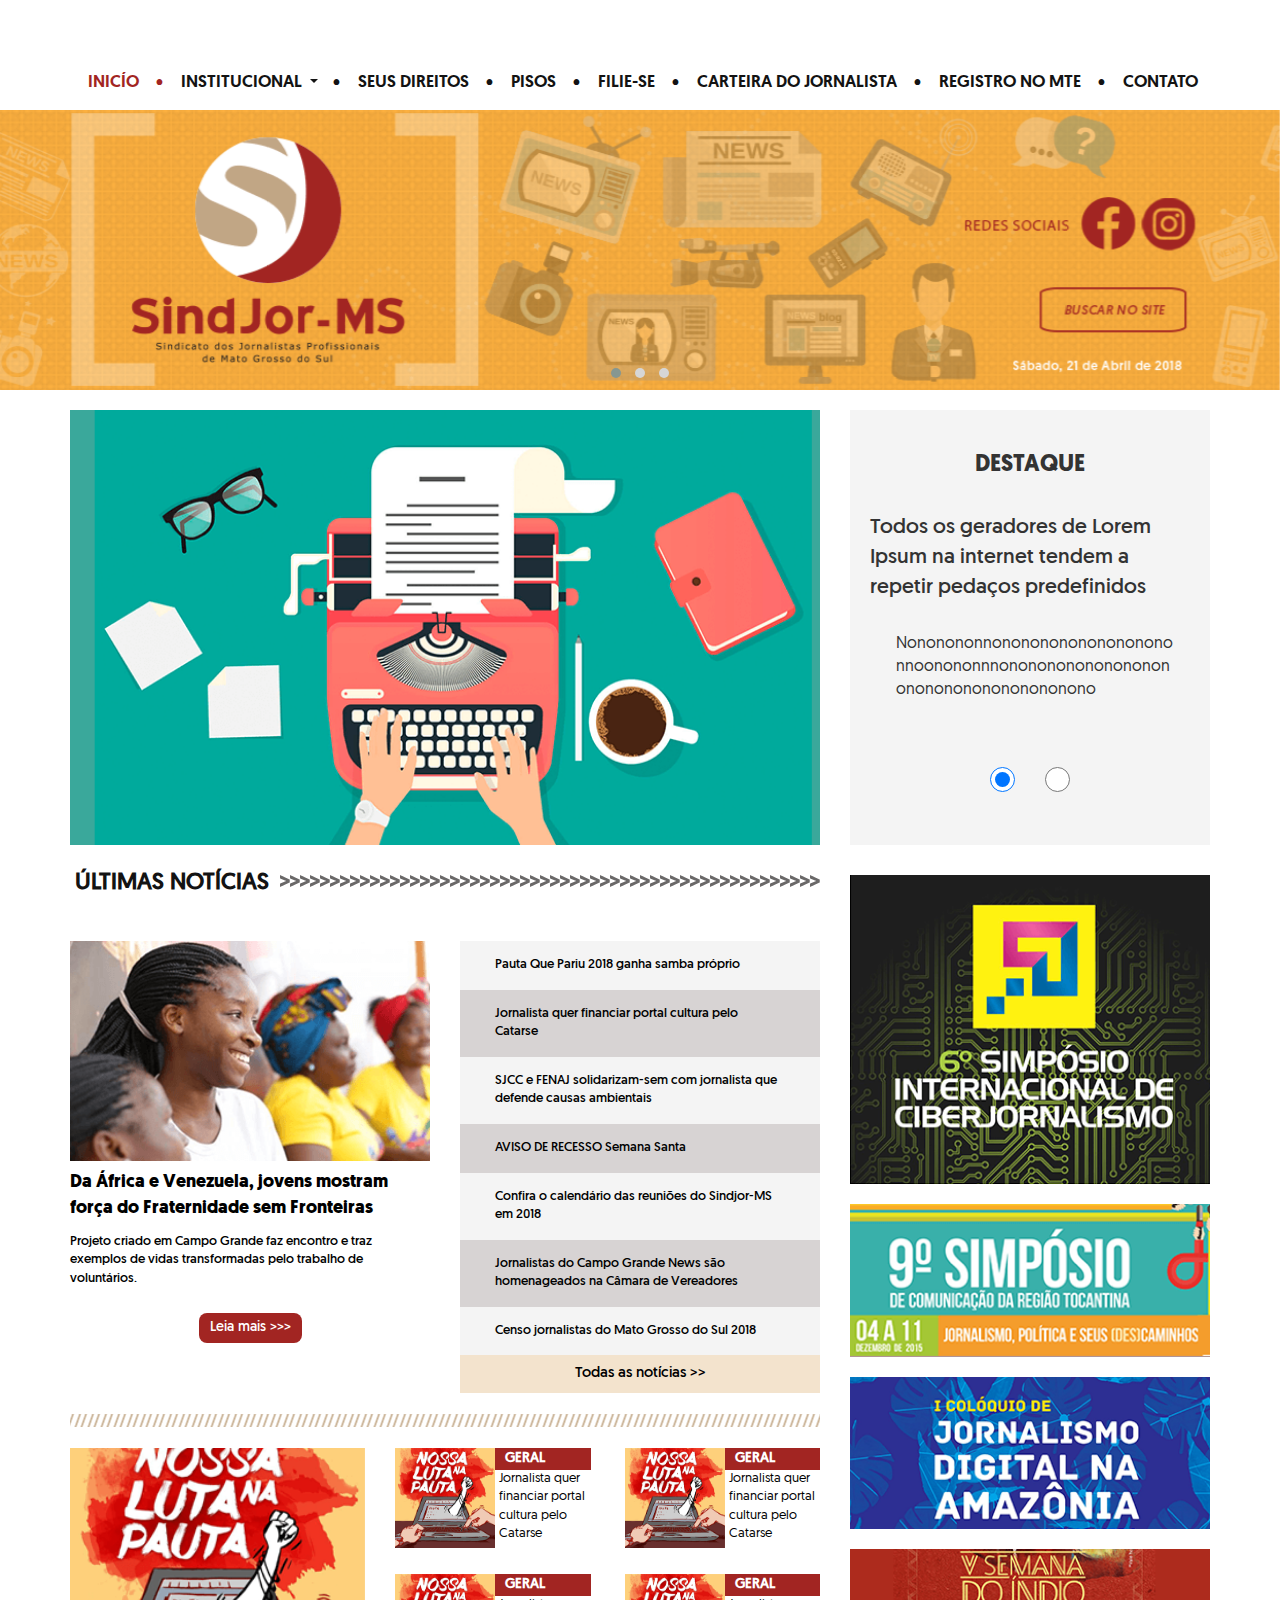
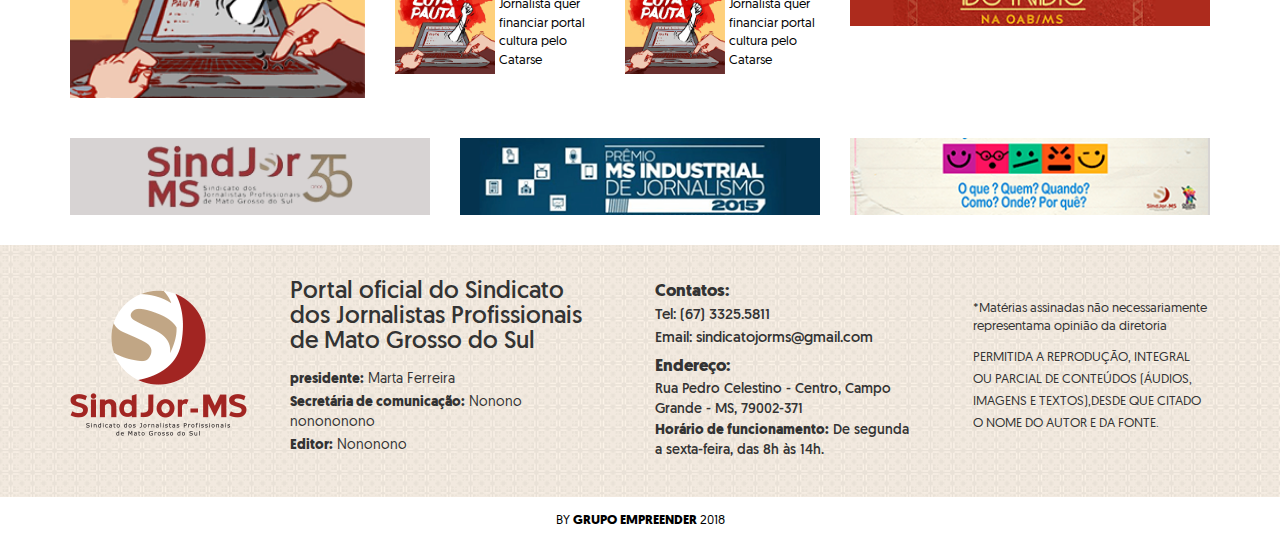
<file: index.html>
<!-- /**
* ▀▄▀▄▀▄▀▄▀▄▀▄▀▄▀▄▀▄▀▄▀▄▀▄▀▄▀▄▀▄▀▄▀▄▀▄▀▄▀▄▀▄▀▄▀▄▀▄▀▄▀▄▀▄▀▄▀▄▀▄▀▄▀▄▀▄▀▄▀▄▀▄
*                   Criado por Gabriel Azuaga Barbosa
*                  E-mail: gabrielbarbosaweb7@gmail.com
*  `•.¸¸.•´´¯`••._.• [ http://gabrieldaluz7.co.nf/ ] •._.••`¯´´•.¸¸.•`
* ▀▄▀▄▀▄▀▄▀▄▀▄▀▄▀▄▀▄▀▄▀▄▀▄▀▄▀▄▀▄▀▄▀▄▀▄▀▄▀▄▀▄▀▄▀▄▀▄▀▄▀▄▀▄▀▄▀▄▀▄▀▄▀▄▀▄▀▄▀▄▀▄
*/ -->
<!doctype html>
<html lang="pt-br">
	<head>
		
		<!-- MetasTags -->
		<meta charset="utf-8">
		<meta http-equiv="X-UA-Compatible" content="IE=edge">
		<meta name="viewport" content="width=device-width, initial-scale=1">
		
		<!-- Titulo -->
		<title> Sindjor-MS </title>
		
		<!-- Description -->
		<meta name="description" content="Descrição de Sindjor-MS">

		<!-- Author-->
		<meta name="author" content="Empreender Grupo Criativo">

		<!-- HTML5 shim and Respond.js for IE8 support of HTML5 elements and media queries -->
		<!-- WARNING: Respond.js doesn't work if you view the page via file:// -->
		<!--[if lt IE 9]>
		<script src="https://oss.maxcdn.com/html5shiv/3.7.3/html5shiv.min.js"></script>
		<script src="https://oss.maxcdn.com/respond/1.4.2/respond.min.js"></script>
		<![endif]-->
		
		<!-- Favicon -->
		<link rel="apple-touch-icon" sizes="180x180" href="img/favicon/default/apple-touch-icon.png">
		<link rel="icon" type="image/png" sizes="32x32" href="img/favicon/default/favicon-32x32.png">
		<link rel="icon" type="image/png" sizes="16x16" href="img/favicon/default/favicon-16x16.png">
		<link rel="manifest" href="img/favicon/default/site.webmanifest">
		<link rel="mask-icon" href="img/favicon/default/safari-pinned-tab.svg" color="#5bbad5">
		<link rel="shortcut icon" href="img/favicon/default/favicon.ico">
		<meta name="msapplication-TileColor" content="#da532c">
		<meta name="msapplication-TileImage" content="img/favicon/default/mstile-144x144.png">
		<meta name="msapplication-config" content="img/favicon/default/browserconfig.xml">
		<meta name="theme-color" content="#ffffff">

		<!-- Resets All Navigators -->
		<link rel="stylesheet" href="plugins/css-resets/normalize-8-0-0.css" />	
		
		<!-- Webfont :: Ubuntu ** Opcional ** -->
		<!-- <link href="https://fonts.googleapis.com/css?family=Ubuntu:400,500" rel="stylesheet"> -->
		
		<!-- Bootstrap 3 Latest compiled and minified CSS -->
		<link rel="stylesheet" href="plugins/bootstrap/3.3.7/css/bootstrap.min.css">

		<!-- Bootstrap 3 Optional theme -->
		<!-- <link rel="stylesheet" href="plugins/bootstrap/3.3.7/css/bootstrap-theme.min.css" integrity="sha384-rHyoN1iRsVXV4nD0JutlnGaslCJuC7uwjduW9SVrLvRYooPp2bWYgmgJQIXwl/Sp" crossorigin="anonymous"> -->

		<!-- Jquery UI -->
		<!-- <link rel="stylesheet" href="plugins/jquery-ui/1.12.1/jquery-ui.min.css" /> -->
		
		<!-- Jquery UI THEME -->
		<!-- <link rel="stylesheet" href="plugins/jquery-ui/1.12.1/jquery-ui.theme.min.css" /> -->
		
		<!-- OwlCarrousel2 -->
		<link rel="stylesheet" href="plugins/OwlCarousel2/2.3.4/assets/owl.carousel.min.css" />
		<link rel="stylesheet" href="plugins/OwlCarousel2/2.3.4/assets/owl.theme.default.min.css" />
		
		<!-- Styles Website -->
		<link rel="stylesheet" href="css/styles.css" />
		
		<!-- Styles Responsive Website -->
		<link rel="stylesheet" href="css/responsive.css" />
		
		
	
	</head>
	<body>
	
		<!-- Header -->
		<header>
			<!-- Container -->
			<div class="container">
				<!-- Menu -->
				<div class="menu">
					<!-- ul -->
					<ul id="navbar" class="navbar-collapse collapse">
						<li class="active"><a href="#"> Inicío </a></li>
						<li class="dropdown">
							<a href="./index.html"> Institucional <span class="caret"></span> </a>
							<ul class="dropdown-menu">
								<li><a href="institucional-page.html">HISTÓRICO</a></li>
								<li ><a href="page-aguarde.html">ESTATUTO</a></li>
								<li ><a href="page-aguarde.html">DIRETORIA</a></li>
								<li ><a href="page-aguarde.html">CONSELHO FISCAL</a></li>
								<li ><a href="page-aguarde.html">CONSELHO DE ÉTICA</a></li>
								<li class="dropdown">
									<a href="#">DELEGACIAS REGIONAIS <span class="caret" style="transform: rotate(266deg);"></span></a>
									<ul class="dropdown-menu">
										<li ><a href="page-aguarde.html">Regimento Interno do Conselho de Ética</a></li>
										<li ><a href="page-aguarde.html">Regimento  do Conselho de Ética</a></li>
										<li ><a href="page-aguarde.html">Regimento  de Ética</a></li>
									</ul>
								</li>
								<li ><a href="page-aguarde.html">BALANÇOS FINANCEIROS</a></li>
								<li ><a href="page-aguarde.html">Planejamento Gestão</a></li>
								<li ><a href="page-aguarde.html">Transparência</a></li>
							</ul>
						</li>
						<li><a href="page-aguarde.html"> Seus Direitos </a></li>
						<li><a href="page-aguarde.html"> PISOS </a></li>
						<li><a href="filie-se.html"> Filie-se </a></li>
						<li><a href="page-aguarde.html"> Carteira do Jornalista </a></li>
						<li><a href="page-aguarde.html"> Registro no MTE </a></li>
						<li><a href="page-aguarde.html"> Contato </a></li>
					</ul>
					<div>
						<button type="button" class="navbar-toggle collapsed" data-toggle="collapse" data-target="#navbar" aria-expanded="false" aria-controls="navbar">
							<span class="sr-only">Toggle navigation</span>
							<span class="icon-bar"></span>
							<span class="icon-bar"></span>
							<span class="icon-bar"></span>
						</button>
					</div>
				</div>
			</div>
		</header>
		
		<!-- Slide OwlCarousel -->
		<div id="superSlide" class="owl-carousel owl-theme">
			<div class="item"> 
				<img src="img/slides/1.png" /> 
				<!--<div class="box"><button>Teste</button></div>-->
			</div>
			<div class="item"> <img src="img/slides/1.png" /> </div>
			<div class="item"> <img src="img/slides/1.png" /> </div>
		</div>
		
	
		<!-- Section :: noticias-destaque -->
		<section id="noticias-destaque" class="pd-bottom-20">
			<!-- container -->
			<div class="container">
				<!-- row -->
				<div class="row">
					<!-- col -->
					<div class="col-lg-8 col-md-8">
						<!-- iamgem -->
						<div class="imagem">
							<img src="img/img1.png" width="100%" />
						</div>
					</div>
					<!-- col -->
					<div class="col-lg-4 col-md-4">
						<!-- box -->
						<div class="box">
							<div class="destaque">DESTAQUE</div>
							

							<!-- slides -->
							<div id="destaque_1">
								<div class="titulo">
									Todos os geradores de Lorem Ipsum na internet tendem a repetir pedaços predefinidos
								</div>
								<div class="subtitulo">
									Nononononnononononononononono
									nnoonononnnononononononononon
									onononononononononono
								</div>
							</div>

							<!-- slides -->
							<div id="destaque_2" class="hide">
								<div class="titulo">
									Existem muitas variações disponíveis de passagens de Lorem Ipsum, mas a maioria sofreu algum
								</div>
								<div class="subtitulo">
									Nononononnononononononononono
									nnoonononnnononononononononon
									onononononononononono
								</div>
							</div>


							<div class="paginacao">
								<input type="radio" name="dRadio" img-href="img/img1.png" onclick="javascript:targetDestaque(1);" checked />
								<input type="radio" name="dRadio" img-href="img/img1.png" onclick="javascript:targetDestaque(2);" />
							</div>
							
						</div>
					</div>
				</div>
			</div>
		</section>
		
		<!-- Section -->
		<section class="pd-bottom-20">
			<!-- container -->
			<div class="container">
				<!-- row -->
				<div class="row">

					<!-- col -->
					<div class="col-lg-8 col-md-8">

						<!-- ultimasNoticias -->
						<div class="ultimasNoticias">
							
							<!-- Section Title -->
							<div class="section-title">
								<!-- title -->
								<span class="title">ÚLTIMAS NOTÍCIAS</span>
								<!-- effect -->
								<span class="effect"> </span>
							</div>

							<!-- row -->
							<div class="row">
								<!-- col -->
								<div class="col-lg-6 col-md-6">
									<!-- firstNoticia -->
									<div class="firstNoticia">
										<!-- imagem -->
										<div class="imagem">
											<img src="img/noticia.png" />
										</div>
										<!-- titulo -->
										<div class="titulo">
											<a href="#">Da África e Venezuela, jovens mostram 
força do Fraternidade sem Fronteiras
										</div>
										<!-- subtitulo -->
										<div class="subtitulo">
											
Projeto criado em Campo Grande faz encontro e traz 
exemplos de vidas transformadas pelo trabalho 
de voluntários.
										</div>
										<a href="#" class="btn1 margin-auto"> Leia mais >>> </a>
									</div>
								</div>
								<!-- col -->
								<div class="col-lg-6 col-md-6">
									<!-- firstNoticia -->
									<div class="listNoticia">
										<!-- a -->
										<a href="#" class="item">
											Pauta Que Pariu 2018 ganha samba próprio
										</a>
										<!-- a -->
										<a href="#" class="item">
											Jornalista quer financiar portal cultura pelo 
Catarse
										</a>
										<!-- a -->
										<a href="#" class="item">
											SJCC e FENAJ solidarizam-sem com jornalista 
que defende causas ambientais
										</a>
										<!-- a -->
										<a href="#" class="item">
											AVISO DE RECESSO Semana Santa
										</a>
										<!-- a -->
										<a href="#" class="item">
											Confira o calendário das reuniões do 
Sindjor-MS em 2018
										</a>	
										<!-- a -->
										<a href="#" class="item">
											Jornalistas do Campo Grande News são 
homenageados na Câmara de Vereadores
										</a>
										<!-- a -->
										<a href="#" class="item">
											Censo jornalistas do Mato Grosso do Sul 2018
										</a>
										<!-- a.btn2 -->
										<a href="#" class="leiaMais"> Todas as notícias >> </a>
									</div>
								</div>
							</div>

						</div>

						<!-- /* Section Bar Separator */ -->
						<div class="section-bar-separator"> </div>

						<!-- row -->
						<div class="row">
							
								<!-- col -->
								<div class="col-lg-5 col-md-5">

									<!-- banner -->
									<div class="banner pd-top-20-force"> 
										<img src="img/banner/8.png" class="object-fit-cover" style="height: 250px; " />
									</div>

								</div>

								<!-- col -->
								<div class="col-lg-7 col-md-7">

									<!-- boxNoticia -->
									<div class="boxNoticia"> 
										<!-- a -->
										<a href="#">
											<!-- imagem -->
											<div class="imagem">
												<img src="img/banner/8.png" />
											</div>
											<!-- imagem -->
											<div class="categoria">
												GERAL
											</div>
											<!-- imagem -->
											<div class="titulo">
												Jornalista quer financiar portal cultura pelo Catarse
											</div>
										</a>
									</div>

									<!-- boxNoticia -->
									<div class="boxNoticia"> 
										<!-- a -->
										<a href="#">
											<!-- imagem -->
											<div class="imagem">
												<img src="img/banner/8.png" />
											</div>
											<!-- imagem -->
											<div class="categoria">
												GERAL
											</div>
											<!-- imagem -->
											<div class="titulo">
												Jornalista quer financiar portal cultura pelo Catarse
											</div>
										</a>
									</div>

									<!-- boxNoticia -->
									<div class="boxNoticia"> 
										<!-- a -->
										<a href="#">
											<!-- imagem -->
											<div class="imagem">
												<img src="img/banner/8.png" />
											</div>
											<!-- imagem -->
											<div class="categoria">
												GERAL
											</div>
											<!-- imagem -->
											<div class="titulo">
												Jornalista quer financiar portal cultura pelo Catarse
											</div>
										</a>
									</div>

									<!-- boxNoticia -->
									<div class="boxNoticia"> 
										<!-- a -->
										<a href="#">
											<!-- imagem -->
											<div class="imagem">
												<img src="img/banner/8.png" />
											</div>
											<!-- imagem -->
											<div class="categoria">
												GERAL
											</div>
											<!-- imagem -->
											<div class="titulo">
												Jornalista quer financiar portal cultura pelo Catarse
											</div>
										</a>
									</div>

									<!-- clear -->
									<div class="clear"></div>


								</div>

						</div>

						 
					</div>

					<!-- col -->
					<div class="col-lg-4 col-md-4">
						
						<!-- banner -->
						<div class="banner"> 
							<img src="img/banner/7.png" />
						</div>

						<!-- banner -->
						<div class="banner"> 
							<img src="img/banner/6.png" />
						</div>

						<!-- banner -->
						<div class="banner"> 
							<img src="img/banner/5.png" />
						</div>

						<!-- banner -->
						<div class="banner"> 
							<img src="img/banner/4.png" />
						</div>

					</div>

				</div>
			</div>
		</section>

		<!-- Section -->
		<section class="pd-bottom-20">
			<!-- container -->
			<div class="container">
				<!-- row -->
				<div class="row">

					<!-- col -->
					<div class="col-lg-4 col-md-4">
						
						<!-- banner -->
						<div class="banner"> 
							<img src="img/banner/1.png" />
						</div>

					</div>

					<!-- col -->
					<div class="col-lg-4 col-md-4">
						
						<!-- banner -->
						<div class="banner"> 
							<img src="img/banner/2.png" />
						</div>

					</div>

					<!-- col -->
					<div class="col-lg-4 col-md-4">
						
						<!-- banner -->
						<div class="banner"> 
							<img src="img/banner/3.png" />
						</div>

					</div>

				</div>
			</div>
		</section>
		
		<!-- Footer -->
		<footer>
			<!-- container -->
			<div class="container">
				<!-- row -->
				<div class="row">
					<!-- col -->
					<div class="col-lg-2 col-md-2">
						<!-- logo -->
						<div class="logo">
							<img src="img/logo.png" />
						</div>
					</div>
					<!-- col -->
					<div class="col-lg-4 col-md-4">
						<!-- title -->
						<div class="title">
							Portal oficial do 
Sindicato dos Jornalistas
Profissionais de Mato 
Grosso do Sul
						</div>
						<!-- title -->
						<div class="subtitle">
							<p><b>presidente:</b> Marta Ferreira </p>
							<p><b>Secretária de comunicação:</b> Nonono
							nonononono </p>
							<p><b>Editor:</b> Nononono</p>
						</div>
					</div>
					<!-- col -->
					<div class="col-lg-3 col-md-3">
						<!-- Contato -->
						<div class="contato">
							<p><b class="bb"> Contatos: </b></p>
							<p>Tel: (67) 3325.5811</p>
							<p>Email: sindicatojorms@gmail.com</p>
						</div>
						<!-- Endereço -->
						<div class="endereco">
							<p><b class="bb"> Endereço: </b></p>
							<p>Rua Pedro Celestino - Centro, 
Campo Grande - MS, 79002-371</p>
							<p><b>Horário de funcionamento:</b>
De segunda a sexta-feira, 
das 8h às 14h.</p>
						</div>
					</div
					<!-- col -->
					<div class="col-lg-3 col-md-3">
						
						<!-- aviso -->
						<div class="aviso">
							
							<p>*Matérias assinadas não necessariamente representama opinião da diretoria</p>

							<p class="upper">Permitida a reprodução, integral
							ou parcial de conteúdos (áudios, 
							imagens e textos),desde que citado 
							o nome do autor e da fonte.</p>

						</div>

					</div>
				</div>
			</div>
		</footer>

		<!-- by -->
		<div class="byGrupoEmpreender">
			<a href="http://empreendergrupocriativo.com.br/" title="Acesse aqui" target="_blank"> BY <b>GRUPO EMPREENDER</b> 2018 </a>
		</div>
		
	
		<!-- Javascript: Biblioteca Jquery -->
		<script src="plugins/jquery/jquery-3.3.1.min.js"></script>
		
		<!-- Javascript: Pre Loading Page By Gabriel A. Barbosa ** Optional ** -->
		<!-- <script src="plugins/preLoadingPage7/preLoadingPage7.jquery.js"></script> -->

		<!-- Javascript: Biblioteca Jquery UI -->
		<!-- <script src="plugins/jquery-ui/1.12.1/jquery-ui.min.js"></script> -->
		
		<!-- Latest compiled and minified JavaScript -->
		<script src="plugins/bootstrap/3.3.7/js/bootstrap.min.js"></script>
				
		<!-- Javascript: Funções Javascript do Projeto -->
		<script src="plugins/OwlCarousel2/2.3.4/owl.carousel.min.js"></script>
		
		<!-- Javascript: Funções Javascript do Projeto -->
		<script src="js/customSlide7.js"></script>

		<!-- Javascript: Funções Javascript do Projeto -->
		<script src="js/functions-site.js"></script>
			
		<!-- Javascript: Icon Whats Fixed by Gabriel A. Barbosa -->
		<!-- <script src="plugins/iconWhatsFixed/iconWhatsFixed.jquery.js"></script> -->
	
	</body>
</html>
</file>
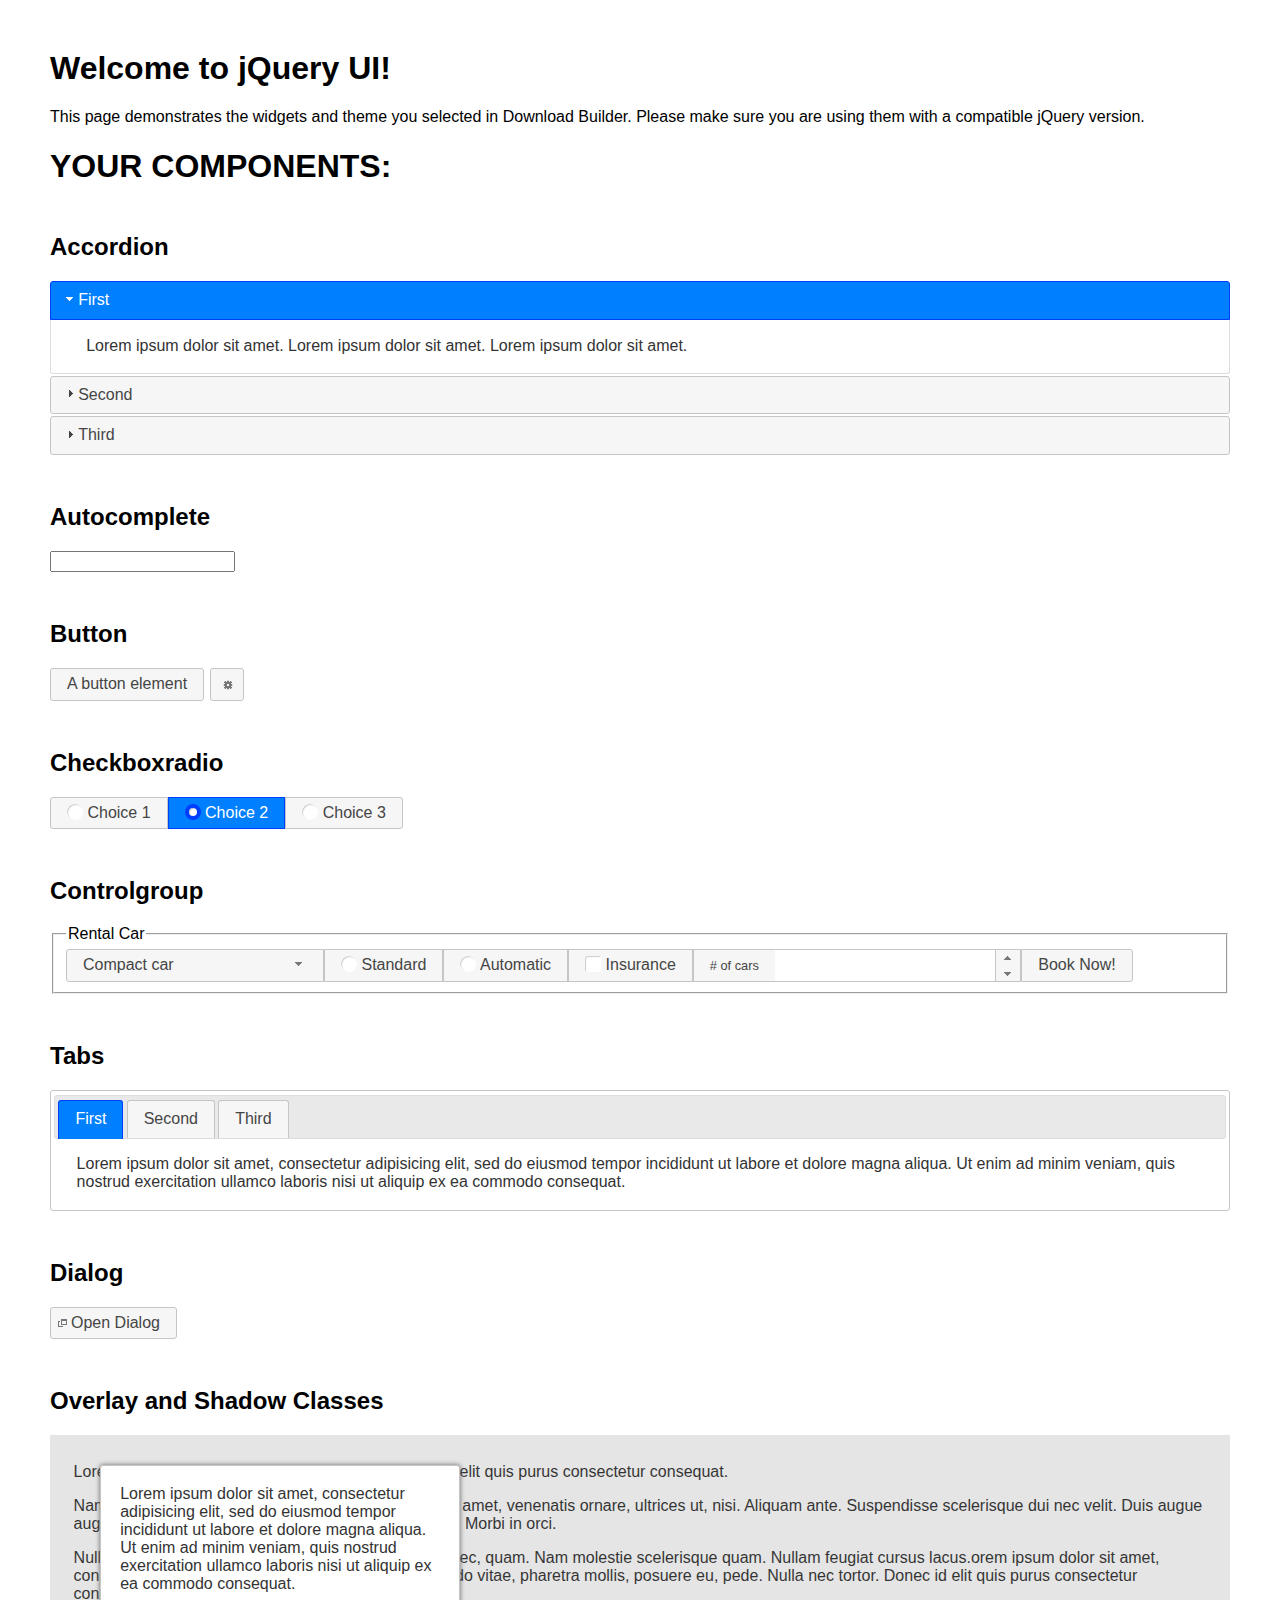
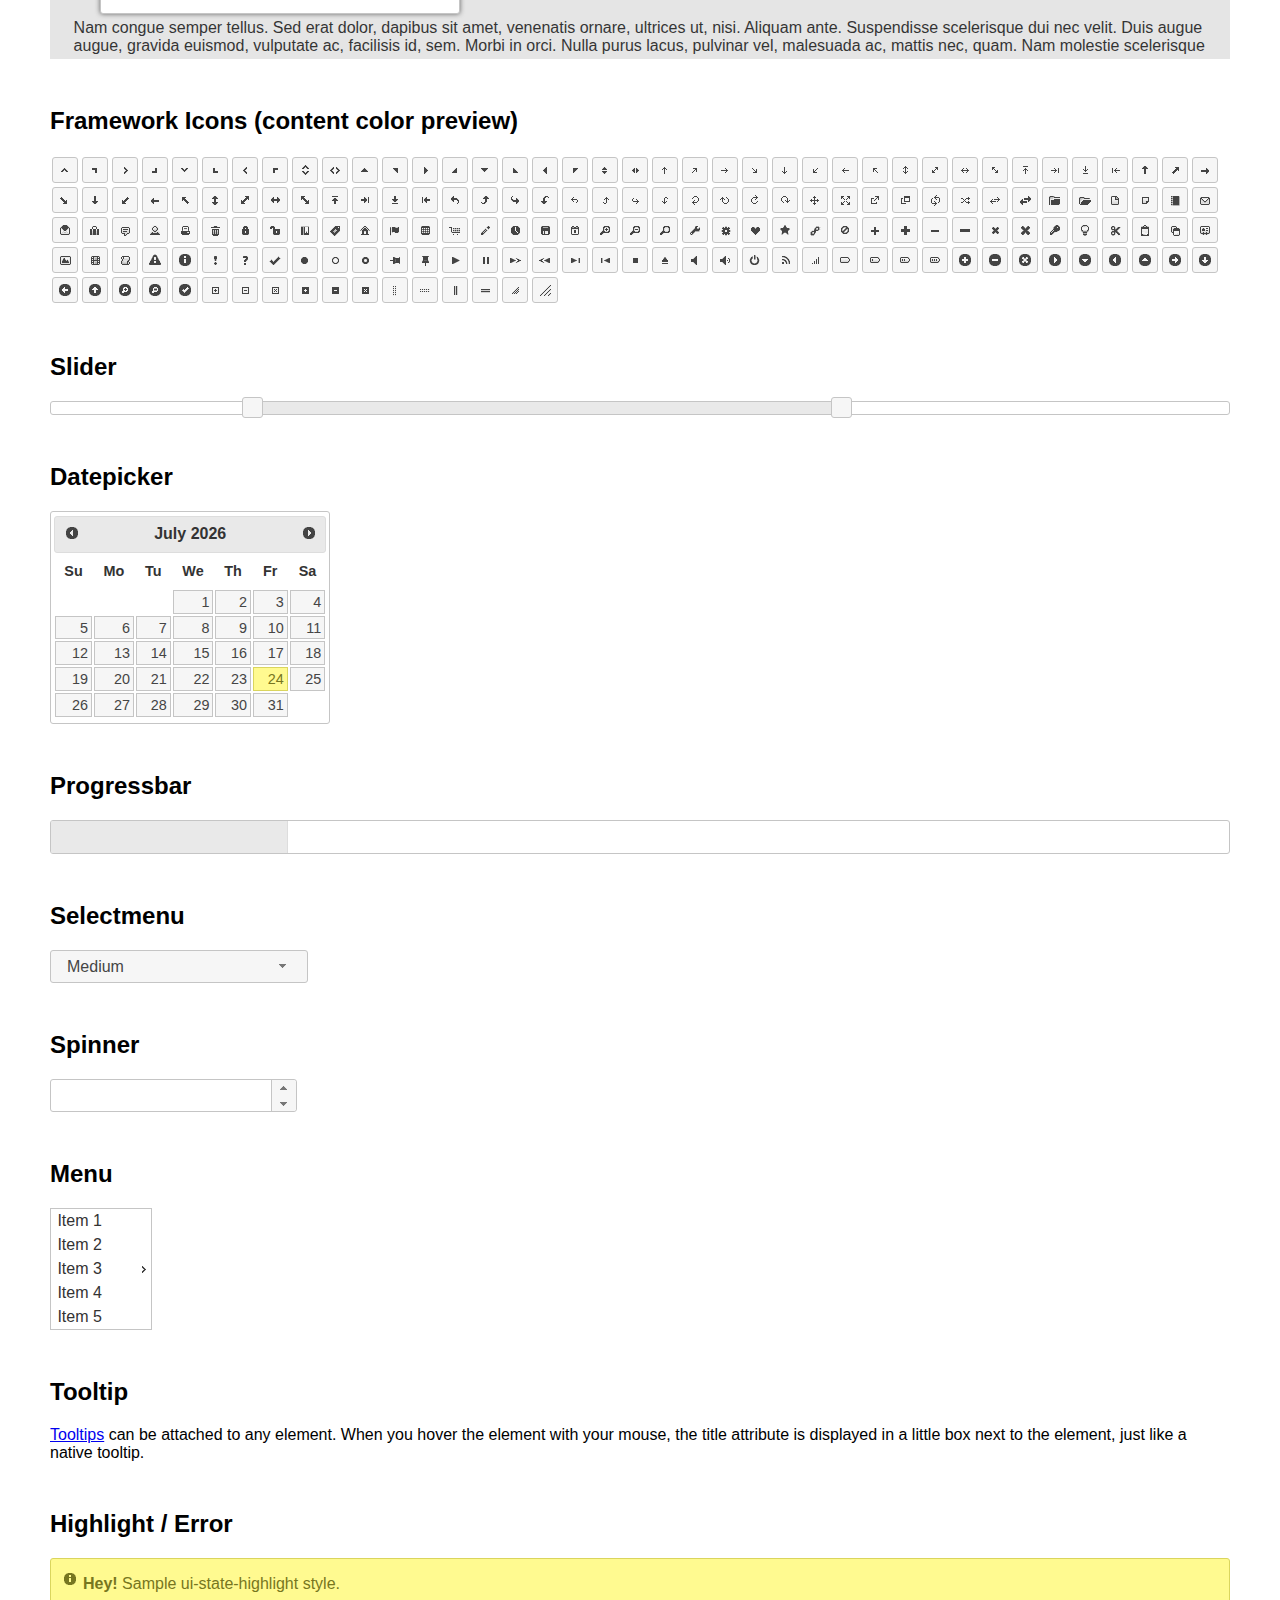
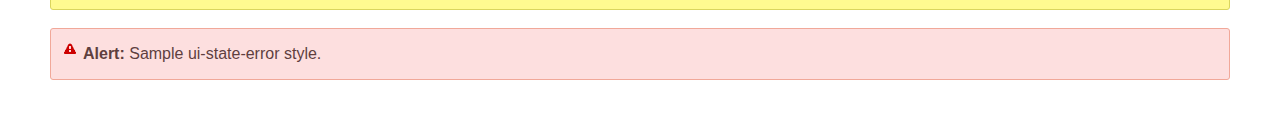
<file: plugins/jquery-ui/1.12.1/index.html>
<!doctype html>
<html lang="us">
<head>
	<meta charset="utf-8">
	<title>jQuery UI Example Page</title>
	<link href="jquery-ui.css" rel="stylesheet">
	<style>
	body{
		font-family: "Trebuchet MS", sans-serif;
		margin: 50px;
	}
	.demoHeaders {
		margin-top: 2em;
	}
	#dialog-link {
		padding: .4em 1em .4em 20px;
		text-decoration: none;
		position: relative;
	}
	#dialog-link span.ui-icon {
		margin: 0 5px 0 0;
		position: absolute;
		left: .2em;
		top: 50%;
		margin-top: -8px;
	}
	#icons {
		margin: 0;
		padding: 0;
	}
	#icons li {
		margin: 2px;
		position: relative;
		padding: 4px 0;
		cursor: pointer;
		float: left;
		list-style: none;
	}
	#icons span.ui-icon {
		float: left;
		margin: 0 4px;
	}
	.fakewindowcontain .ui-widget-overlay {
		position: absolute;
	}
	select {
		width: 200px;
	}
	</style>
</head>
<body>

<h1>Welcome to jQuery UI!</h1>

<div class="ui-widget">
	<p>This page demonstrates the widgets and theme you selected in Download Builder. Please make sure you are using them with a compatible jQuery version.</p>
</div>

<h1>YOUR COMPONENTS:</h1>


<!-- Accordion -->
<h2 class="demoHeaders">Accordion</h2>
<div id="accordion">
	<h3>First</h3>
	<div>Lorem ipsum dolor sit amet. Lorem ipsum dolor sit amet. Lorem ipsum dolor sit amet.</div>
	<h3>Second</h3>
	<div>Phasellus mattis tincidunt nibh.</div>
	<h3>Third</h3>
	<div>Nam dui erat, auctor a, dignissim quis.</div>
</div>



<!-- Autocomplete -->
<h2 class="demoHeaders">Autocomplete</h2>
<div>
	<input id="autocomplete" title="type &quot;a&quot;">
</div>



<!-- Button -->
<h2 class="demoHeaders">Button</h2>
<button id="button">A button element</button>
<button id="button-icon">An icon-only button</button>



<!-- Checkboxradio -->
<h2 class="demoHeaders">Checkboxradio</h2>
<form style="margin-top: 1em;">
	<div id="radioset">
		<input type="radio" id="radio1" name="radio"><label for="radio1">Choice 1</label>
		<input type="radio" id="radio2" name="radio" checked="checked"><label for="radio2">Choice 2</label>
		<input type="radio" id="radio3" name="radio"><label for="radio3">Choice 3</label>
	</div>
</form>



<!-- Controlgroup -->
<h2 class="demoHeaders">Controlgroup</h2>
<fieldset>
	<legend>Rental Car</legend>
	<div id="controlgroup">
		<select id="car-type">
			<option>Compact car</option>
			<option>Midsize car</option>
			<option>Full size car</option>
			<option>SUV</option>
			<option>Luxury</option>
			<option>Truck</option>
			<option>Van</option>
		</select>
		<label for="transmission-standard">Standard</label>
		<input type="radio" name="transmission" id="transmission-standard">
		<label for="transmission-automatic">Automatic</label>
		<input type="radio" name="transmission" id="transmission-automatic">
		<label for="insurance">Insurance</label>
		<input type="checkbox" name="insurance" id="insurance">
		<label for="horizontal-spinner" class="ui-controlgroup-label"># of cars</label>
		<input id="horizontal-spinner" class="ui-spinner-input">
		<button>Book Now!</button>
	</div>
</fieldset>



<!-- Tabs -->
<h2 class="demoHeaders">Tabs</h2>
<div id="tabs">
	<ul>
		<li><a href="#tabs-1">First</a></li>
		<li><a href="#tabs-2">Second</a></li>
		<li><a href="#tabs-3">Third</a></li>
	</ul>
	<div id="tabs-1">Lorem ipsum dolor sit amet, consectetur adipisicing elit, sed do eiusmod tempor incididunt ut labore et dolore magna aliqua. Ut enim ad minim veniam, quis nostrud exercitation ullamco laboris nisi ut aliquip ex ea commodo consequat.</div>
	<div id="tabs-2">Phasellus mattis tincidunt nibh. Cras orci urna, blandit id, pretium vel, aliquet ornare, felis. Maecenas scelerisque sem non nisl. Fusce sed lorem in enim dictum bibendum.</div>
	<div id="tabs-3">Nam dui erat, auctor a, dignissim quis, sollicitudin eu, felis. Pellentesque nisi urna, interdum eget, sagittis et, consequat vestibulum, lacus. Mauris porttitor ullamcorper augue.</div>
</div>



<h2 class="demoHeaders">Dialog</h2>
<p>
	<button id="dialog-link" class="ui-button ui-corner-all ui-widget">
		<span class="ui-icon ui-icon-newwin"></span>Open Dialog
	</button>
</p>

<h2 class="demoHeaders">Overlay and Shadow Classes</h2>
<div style="position: relative; width: 96%; height: 200px; padding:1% 2%; overflow:hidden;" class="fakewindowcontain">
	<p>Lorem ipsum dolor sit amet,  Nulla nec tortor. Donec id elit quis purus consectetur consequat. </p><p>Nam congue semper tellus. Sed erat dolor, dapibus sit amet, venenatis ornare, ultrices ut, nisi. Aliquam ante. Suspendisse scelerisque dui nec velit. Duis augue augue, gravida euismod, vulputate ac, facilisis id, sem. Morbi in orci. </p><p>Nulla purus lacus, pulvinar vel, malesuada ac, mattis nec, quam. Nam molestie scelerisque quam. Nullam feugiat cursus lacus.orem ipsum dolor sit amet, consectetur adipiscing elit. Donec libero risus, commodo vitae, pharetra mollis, posuere eu, pede. Nulla nec tortor. Donec id elit quis purus consectetur consequat. </p><p>Nam congue semper tellus. Sed erat dolor, dapibus sit amet, venenatis ornare, ultrices ut, nisi. Aliquam ante. Suspendisse scelerisque dui nec velit. Duis augue augue, gravida euismod, vulputate ac, facilisis id, sem. Morbi in orci. Nulla purus lacus, pulvinar vel, malesuada ac, mattis nec, quam. Nam molestie scelerisque quam. </p><p>Nullam feugiat cursus lacus.orem ipsum dolor sit amet, consectetur adipiscing elit. Donec libero risus, commodo vitae, pharetra mollis, posuere eu, pede. Nulla nec tortor. Donec id elit quis purus consectetur consequat. Nam congue semper tellus. Sed erat dolor, dapibus sit amet, venenatis ornare, ultrices ut, nisi. Aliquam ante. </p><p>Suspendisse scelerisque dui nec velit. Duis augue augue, gravida euismod, vulputate ac, facilisis id, sem. Morbi in orci. Nulla purus lacus, pulvinar vel, malesuada ac, mattis nec, quam. Nam molestie scelerisque quam. Nullam feugiat cursus lacus.orem ipsum dolor sit amet, consectetur adipiscing elit. Donec libero risus, commodo vitae, pharetra mollis, posuere eu, pede. Nulla nec tortor. Donec id elit quis purus consectetur consequat. Nam congue semper tellus. Sed erat dolor, dapibus sit amet, venenatis ornare, ultrices ut, nisi. </p>

	<!-- ui-dialog -->
	<div class="ui-widget-overlay ui-front"></div>
	<div style="position: absolute; width: 320px; left: 50px; top: 30px; padding: 1.2em" class="ui-widget ui-front ui-widget-content ui-corner-all ui-widget-shadow">
		Lorem ipsum dolor sit amet, consectetur adipisicing elit, sed do eiusmod tempor incididunt ut labore et dolore magna aliqua. Ut enim ad minim veniam, quis nostrud exercitation ullamco laboris nisi ut aliquip ex ea commodo consequat.
	</div>

</div>

<!-- ui-dialog -->
<div id="dialog" title="Dialog Title">
	<p>Lorem ipsum dolor sit amet, consectetur adipisicing elit, sed do eiusmod tempor incididunt ut labore et dolore magna aliqua. Ut enim ad minim veniam, quis nostrud exercitation ullamco laboris nisi ut aliquip ex ea commodo consequat.</p>
</div>



<h2 class="demoHeaders">Framework Icons (content color preview)</h2>
<ul id="icons" class="ui-widget ui-helper-clearfix">
	<li class="ui-state-default ui-corner-all" title=".ui-icon-caret-1-n"><span class="ui-icon ui-icon-caret-1-n"></span></li>
	<li class="ui-state-default ui-corner-all" title=".ui-icon-caret-1-ne"><span class="ui-icon ui-icon-caret-1-ne"></span></li>
	<li class="ui-state-default ui-corner-all" title=".ui-icon-caret-1-e"><span class="ui-icon ui-icon-caret-1-e"></span></li>
	<li class="ui-state-default ui-corner-all" title=".ui-icon-caret-1-se"><span class="ui-icon ui-icon-caret-1-se"></span></li>
	<li class="ui-state-default ui-corner-all" title=".ui-icon-caret-1-s"><span class="ui-icon ui-icon-caret-1-s"></span></li>
	<li class="ui-state-default ui-corner-all" title=".ui-icon-caret-1-sw"><span class="ui-icon ui-icon-caret-1-sw"></span></li>
	<li class="ui-state-default ui-corner-all" title=".ui-icon-caret-1-w"><span class="ui-icon ui-icon-caret-1-w"></span></li>
	<li class="ui-state-default ui-corner-all" title=".ui-icon-caret-1-nw"><span class="ui-icon ui-icon-caret-1-nw"></span></li>
	<li class="ui-state-default ui-corner-all" title=".ui-icon-caret-2-n-s"><span class="ui-icon ui-icon-caret-2-n-s"></span></li>
	<li class="ui-state-default ui-corner-all" title=".ui-icon-caret-2-e-w"><span class="ui-icon ui-icon-caret-2-e-w"></span></li>
	<li class="ui-state-default ui-corner-all" title=".ui-icon-triangle-1-n"><span class="ui-icon ui-icon-triangle-1-n"></span></li>
	<li class="ui-state-default ui-corner-all" title=".ui-icon-triangle-1-ne"><span class="ui-icon ui-icon-triangle-1-ne"></span></li>
	<li class="ui-state-default ui-corner-all" title=".ui-icon-triangle-1-e"><span class="ui-icon ui-icon-triangle-1-e"></span></li>
	<li class="ui-state-default ui-corner-all" title=".ui-icon-triangle-1-se"><span class="ui-icon ui-icon-triangle-1-se"></span></li>
	<li class="ui-state-default ui-corner-all" title=".ui-icon-triangle-1-s"><span class="ui-icon ui-icon-triangle-1-s"></span></li>
	<li class="ui-state-default ui-corner-all" title=".ui-icon-triangle-1-sw"><span class="ui-icon ui-icon-triangle-1-sw"></span></li>
	<li class="ui-state-default ui-corner-all" title=".ui-icon-triangle-1-w"><span class="ui-icon ui-icon-triangle-1-w"></span></li>
	<li class="ui-state-default ui-corner-all" title=".ui-icon-triangle-1-nw"><span class="ui-icon ui-icon-triangle-1-nw"></span></li>
	<li class="ui-state-default ui-corner-all" title=".ui-icon-triangle-2-n-s"><span class="ui-icon ui-icon-triangle-2-n-s"></span></li>
	<li class="ui-state-default ui-corner-all" title=".ui-icon-triangle-2-e-w"><span class="ui-icon ui-icon-triangle-2-e-w"></span></li>
	<li class="ui-state-default ui-corner-all" title=".ui-icon-arrow-1-n"><span class="ui-icon ui-icon-arrow-1-n"></span></li>
	<li class="ui-state-default ui-corner-all" title=".ui-icon-arrow-1-ne"><span class="ui-icon ui-icon-arrow-1-ne"></span></li>
	<li class="ui-state-default ui-corner-all" title=".ui-icon-arrow-1-e"><span class="ui-icon ui-icon-arrow-1-e"></span></li>
	<li class="ui-state-default ui-corner-all" title=".ui-icon-arrow-1-se"><span class="ui-icon ui-icon-arrow-1-se"></span></li>
	<li class="ui-state-default ui-corner-all" title=".ui-icon-arrow-1-s"><span class="ui-icon ui-icon-arrow-1-s"></span></li>
	<li class="ui-state-default ui-corner-all" title=".ui-icon-arrow-1-sw"><span class="ui-icon ui-icon-arrow-1-sw"></span></li>
	<li class="ui-state-default ui-corner-all" title=".ui-icon-arrow-1-w"><span class="ui-icon ui-icon-arrow-1-w"></span></li>
	<li class="ui-state-default ui-corner-all" title=".ui-icon-arrow-1-nw"><span class="ui-icon ui-icon-arrow-1-nw"></span></li>
	<li class="ui-state-default ui-corner-all" title=".ui-icon-arrow-2-n-s"><span class="ui-icon ui-icon-arrow-2-n-s"></span></li>
	<li class="ui-state-default ui-corner-all" title=".ui-icon-arrow-2-ne-sw"><span class="ui-icon ui-icon-arrow-2-ne-sw"></span></li>
	<li class="ui-state-default ui-corner-all" title=".ui-icon-arrow-2-e-w"><span class="ui-icon ui-icon-arrow-2-e-w"></span></li>
	<li class="ui-state-default ui-corner-all" title=".ui-icon-arrow-2-se-nw"><span class="ui-icon ui-icon-arrow-2-se-nw"></span></li>
	<li class="ui-state-default ui-corner-all" title=".ui-icon-arrowstop-1-n"><span class="ui-icon ui-icon-arrowstop-1-n"></span></li>
	<li class="ui-state-default ui-corner-all" title=".ui-icon-arrowstop-1-e"><span class="ui-icon ui-icon-arrowstop-1-e"></span></li>
	<li class="ui-state-default ui-corner-all" title=".ui-icon-arrowstop-1-s"><span class="ui-icon ui-icon-arrowstop-1-s"></span></li>
	<li class="ui-state-default ui-corner-all" title=".ui-icon-arrowstop-1-w"><span class="ui-icon ui-icon-arrowstop-1-w"></span></li>
	<li class="ui-state-default ui-corner-all" title=".ui-icon-arrowthick-1-n"><span class="ui-icon ui-icon-arrowthick-1-n"></span></li>
	<li class="ui-state-default ui-corner-all" title=".ui-icon-arrowthick-1-ne"><span class="ui-icon ui-icon-arrowthick-1-ne"></span></li>
	<li class="ui-state-default ui-corner-all" title=".ui-icon-arrowthick-1-e"><span class="ui-icon ui-icon-arrowthick-1-e"></span></li>
	<li class="ui-state-default ui-corner-all" title=".ui-icon-arrowthick-1-se"><span class="ui-icon ui-icon-arrowthick-1-se"></span></li>
	<li class="ui-state-default ui-corner-all" title=".ui-icon-arrowthick-1-s"><span class="ui-icon ui-icon-arrowthick-1-s"></span></li>
	<li class="ui-state-default ui-corner-all" title=".ui-icon-arrowthick-1-sw"><span class="ui-icon ui-icon-arrowthick-1-sw"></span></li>
	<li class="ui-state-default ui-corner-all" title=".ui-icon-arrowthick-1-w"><span class="ui-icon ui-icon-arrowthick-1-w"></span></li>
	<li class="ui-state-default ui-corner-all" title=".ui-icon-arrowthick-1-nw"><span class="ui-icon ui-icon-arrowthick-1-nw"></span></li>
	<li class="ui-state-default ui-corner-all" title=".ui-icon-arrowthick-2-n-s"><span class="ui-icon ui-icon-arrowthick-2-n-s"></span></li>
	<li class="ui-state-default ui-corner-all" title=".ui-icon-arrowthick-2-ne-sw"><span class="ui-icon ui-icon-arrowthick-2-ne-sw"></span></li>
	<li class="ui-state-default ui-corner-all" title=".ui-icon-arrowthick-2-e-w"><span class="ui-icon ui-icon-arrowthick-2-e-w"></span></li>
	<li class="ui-state-default ui-corner-all" title=".ui-icon-arrowthick-2-se-nw"><span class="ui-icon ui-icon-arrowthick-2-se-nw"></span></li>
	<li class="ui-state-default ui-corner-all" title=".ui-icon-arrowthickstop-1-n"><span class="ui-icon ui-icon-arrowthickstop-1-n"></span></li>
	<li class="ui-state-default ui-corner-all" title=".ui-icon-arrowthickstop-1-e"><span class="ui-icon ui-icon-arrowthickstop-1-e"></span></li>
	<li class="ui-state-default ui-corner-all" title=".ui-icon-arrowthickstop-1-s"><span class="ui-icon ui-icon-arrowthickstop-1-s"></span></li>
	<li class="ui-state-default ui-corner-all" title=".ui-icon-arrowthickstop-1-w"><span class="ui-icon ui-icon-arrowthickstop-1-w"></span></li>
	<li class="ui-state-default ui-corner-all" title=".ui-icon-arrowreturnthick-1-w"><span class="ui-icon ui-icon-arrowreturnthick-1-w"></span></li>
	<li class="ui-state-default ui-corner-all" title=".ui-icon-arrowreturnthick-1-n"><span class="ui-icon ui-icon-arrowreturnthick-1-n"></span></li>
	<li class="ui-state-default ui-corner-all" title=".ui-icon-arrowreturnthick-1-e"><span class="ui-icon ui-icon-arrowreturnthick-1-e"></span></li>
	<li class="ui-state-default ui-corner-all" title=".ui-icon-arrowreturnthick-1-s"><span class="ui-icon ui-icon-arrowreturnthick-1-s"></span></li>
	<li class="ui-state-default ui-corner-all" title=".ui-icon-arrowreturn-1-w"><span class="ui-icon ui-icon-arrowreturn-1-w"></span></li>
	<li class="ui-state-default ui-corner-all" title=".ui-icon-arrowreturn-1-n"><span class="ui-icon ui-icon-arrowreturn-1-n"></span></li>
	<li class="ui-state-default ui-corner-all" title=".ui-icon-arrowreturn-1-e"><span class="ui-icon ui-icon-arrowreturn-1-e"></span></li>
	<li class="ui-state-default ui-corner-all" title=".ui-icon-arrowreturn-1-s"><span class="ui-icon ui-icon-arrowreturn-1-s"></span></li>
	<li class="ui-state-default ui-corner-all" title=".ui-icon-arrowrefresh-1-w"><span class="ui-icon ui-icon-arrowrefresh-1-w"></span></li>
	<li class="ui-state-default ui-corner-all" title=".ui-icon-arrowrefresh-1-n"><span class="ui-icon ui-icon-arrowrefresh-1-n"></span></li>
	<li class="ui-state-default ui-corner-all" title=".ui-icon-arrowrefresh-1-e"><span class="ui-icon ui-icon-arrowrefresh-1-e"></span></li>
	<li class="ui-state-default ui-corner-all" title=".ui-icon-arrowrefresh-1-s"><span class="ui-icon ui-icon-arrowrefresh-1-s"></span></li>
	<li class="ui-state-default ui-corner-all" title=".ui-icon-arrow-4"><span class="ui-icon ui-icon-arrow-4"></span></li>
	<li class="ui-state-default ui-corner-all" title=".ui-icon-arrow-4-diag"><span class="ui-icon ui-icon-arrow-4-diag"></span></li>
	<li class="ui-state-default ui-corner-all" title=".ui-icon-extlink"><span class="ui-icon ui-icon-extlink"></span></li>
	<li class="ui-state-default ui-corner-all" title=".ui-icon-newwin"><span class="ui-icon ui-icon-newwin"></span></li>
	<li class="ui-state-default ui-corner-all" title=".ui-icon-refresh"><span class="ui-icon ui-icon-refresh"></span></li>
	<li class="ui-state-default ui-corner-all" title=".ui-icon-shuffle"><span class="ui-icon ui-icon-shuffle"></span></li>
	<li class="ui-state-default ui-corner-all" title=".ui-icon-transfer-e-w"><span class="ui-icon ui-icon-transfer-e-w"></span></li>
	<li class="ui-state-default ui-corner-all" title=".ui-icon-transferthick-e-w"><span class="ui-icon ui-icon-transferthick-e-w"></span></li>
	<li class="ui-state-default ui-corner-all" title=".ui-icon-folder-collapsed"><span class="ui-icon ui-icon-folder-collapsed"></span></li>
	<li class="ui-state-default ui-corner-all" title=".ui-icon-folder-open"><span class="ui-icon ui-icon-folder-open"></span></li>
	<li class="ui-state-default ui-corner-all" title=".ui-icon-document"><span class="ui-icon ui-icon-document"></span></li>
	<li class="ui-state-default ui-corner-all" title=".ui-icon-document-b"><span class="ui-icon ui-icon-document-b"></span></li>
	<li class="ui-state-default ui-corner-all" title=".ui-icon-note"><span class="ui-icon ui-icon-note"></span></li>
	<li class="ui-state-default ui-corner-all" title=".ui-icon-mail-closed"><span class="ui-icon ui-icon-mail-closed"></span></li>
	<li class="ui-state-default ui-corner-all" title=".ui-icon-mail-open"><span class="ui-icon ui-icon-mail-open"></span></li>
	<li class="ui-state-default ui-corner-all" title=".ui-icon-suitcase"><span class="ui-icon ui-icon-suitcase"></span></li>
	<li class="ui-state-default ui-corner-all" title=".ui-icon-comment"><span class="ui-icon ui-icon-comment"></span></li>
	<li class="ui-state-default ui-corner-all" title=".ui-icon-person"><span class="ui-icon ui-icon-person"></span></li>
	<li class="ui-state-default ui-corner-all" title=".ui-icon-print"><span class="ui-icon ui-icon-print"></span></li>
	<li class="ui-state-default ui-corner-all" title=".ui-icon-trash"><span class="ui-icon ui-icon-trash"></span></li>
	<li class="ui-state-default ui-corner-all" title=".ui-icon-locked"><span class="ui-icon ui-icon-locked"></span></li>
	<li class="ui-state-default ui-corner-all" title=".ui-icon-unlocked"><span class="ui-icon ui-icon-unlocked"></span></li>
	<li class="ui-state-default ui-corner-all" title=".ui-icon-bookmark"><span class="ui-icon ui-icon-bookmark"></span></li>
	<li class="ui-state-default ui-corner-all" title=".ui-icon-tag"><span class="ui-icon ui-icon-tag"></span></li>
	<li class="ui-state-default ui-corner-all" title=".ui-icon-home"><span class="ui-icon ui-icon-home"></span></li>
	<li class="ui-state-default ui-corner-all" title=".ui-icon-flag"><span class="ui-icon ui-icon-flag"></span></li>
	<li class="ui-state-default ui-corner-all" title=".ui-icon-calculator"><span class="ui-icon ui-icon-calculator"></span></li>
	<li class="ui-state-default ui-corner-all" title=".ui-icon-cart"><span class="ui-icon ui-icon-cart"></span></li>
	<li class="ui-state-default ui-corner-all" title=".ui-icon-pencil"><span class="ui-icon ui-icon-pencil"></span></li>
	<li class="ui-state-default ui-corner-all" title=".ui-icon-clock"><span class="ui-icon ui-icon-clock"></span></li>
	<li class="ui-state-default ui-corner-all" title=".ui-icon-disk"><span class="ui-icon ui-icon-disk"></span></li>
	<li class="ui-state-default ui-corner-all" title=".ui-icon-calendar"><span class="ui-icon ui-icon-calendar"></span></li>
	<li class="ui-state-default ui-corner-all" title=".ui-icon-zoomin"><span class="ui-icon ui-icon-zoomin"></span></li>
	<li class="ui-state-default ui-corner-all" title=".ui-icon-zoomout"><span class="ui-icon ui-icon-zoomout"></span></li>
	<li class="ui-state-default ui-corner-all" title=".ui-icon-search"><span class="ui-icon ui-icon-search"></span></li>
	<li class="ui-state-default ui-corner-all" title=".ui-icon-wrench"><span class="ui-icon ui-icon-wrench"></span></li>
	<li class="ui-state-default ui-corner-all" title=".ui-icon-gear"><span class="ui-icon ui-icon-gear"></span></li>
	<li class="ui-state-default ui-corner-all" title=".ui-icon-heart"><span class="ui-icon ui-icon-heart"></span></li>
	<li class="ui-state-default ui-corner-all" title=".ui-icon-star"><span class="ui-icon ui-icon-star"></span></li>
	<li class="ui-state-default ui-corner-all" title=".ui-icon-link"><span class="ui-icon ui-icon-link"></span></li>
	<li class="ui-state-default ui-corner-all" title=".ui-icon-cancel"><span class="ui-icon ui-icon-cancel"></span></li>
	<li class="ui-state-default ui-corner-all" title=".ui-icon-plus"><span class="ui-icon ui-icon-plus"></span></li>
	<li class="ui-state-default ui-corner-all" title=".ui-icon-plusthick"><span class="ui-icon ui-icon-plusthick"></span></li>
	<li class="ui-state-default ui-corner-all" title=".ui-icon-minus"><span class="ui-icon ui-icon-minus"></span></li>
	<li class="ui-state-default ui-corner-all" title=".ui-icon-minusthick"><span class="ui-icon ui-icon-minusthick"></span></li>
	<li class="ui-state-default ui-corner-all" title=".ui-icon-close"><span class="ui-icon ui-icon-close"></span></li>
	<li class="ui-state-default ui-corner-all" title=".ui-icon-closethick"><span class="ui-icon ui-icon-closethick"></span></li>
	<li class="ui-state-default ui-corner-all" title=".ui-icon-key"><span class="ui-icon ui-icon-key"></span></li>
	<li class="ui-state-default ui-corner-all" title=".ui-icon-lightbulb"><span class="ui-icon ui-icon-lightbulb"></span></li>
	<li class="ui-state-default ui-corner-all" title=".ui-icon-scissors"><span class="ui-icon ui-icon-scissors"></span></li>
	<li class="ui-state-default ui-corner-all" title=".ui-icon-clipboard"><span class="ui-icon ui-icon-clipboard"></span></li>
	<li class="ui-state-default ui-corner-all" title=".ui-icon-copy"><span class="ui-icon ui-icon-copy"></span></li>
	<li class="ui-state-default ui-corner-all" title=".ui-icon-contact"><span class="ui-icon ui-icon-contact"></span></li>
	<li class="ui-state-default ui-corner-all" title=".ui-icon-image"><span class="ui-icon ui-icon-image"></span></li>
	<li class="ui-state-default ui-corner-all" title=".ui-icon-video"><span class="ui-icon ui-icon-video"></span></li>
	<li class="ui-state-default ui-corner-all" title=".ui-icon-script"><span class="ui-icon ui-icon-script"></span></li>
	<li class="ui-state-default ui-corner-all" title=".ui-icon-alert"><span class="ui-icon ui-icon-alert"></span></li>
	<li class="ui-state-default ui-corner-all" title=".ui-icon-info"><span class="ui-icon ui-icon-info"></span></li>
	<li class="ui-state-default ui-corner-all" title=".ui-icon-notice"><span class="ui-icon ui-icon-notice"></span></li>
	<li class="ui-state-default ui-corner-all" title=".ui-icon-help"><span class="ui-icon ui-icon-help"></span></li>
	<li class="ui-state-default ui-corner-all" title=".ui-icon-check"><span class="ui-icon ui-icon-check"></span></li>
	<li class="ui-state-default ui-corner-all" title=".ui-icon-bullet"><span class="ui-icon ui-icon-bullet"></span></li>
	<li class="ui-state-default ui-corner-all" title=".ui-icon-radio-off"><span class="ui-icon ui-icon-radio-off"></span></li>
	<li class="ui-state-default ui-corner-all" title=".ui-icon-radio-on"><span class="ui-icon ui-icon-radio-on"></span></li>
	<li class="ui-state-default ui-corner-all" title=".ui-icon-pin-w"><span class="ui-icon ui-icon-pin-w"></span></li>
	<li class="ui-state-default ui-corner-all" title=".ui-icon-pin-s"><span class="ui-icon ui-icon-pin-s"></span></li>
	<li class="ui-state-default ui-corner-all" title=".ui-icon-play"><span class="ui-icon ui-icon-play"></span></li>
	<li class="ui-state-default ui-corner-all" title=".ui-icon-pause"><span class="ui-icon ui-icon-pause"></span></li>
	<li class="ui-state-default ui-corner-all" title=".ui-icon-seek-next"><span class="ui-icon ui-icon-seek-next"></span></li>
	<li class="ui-state-default ui-corner-all" title=".ui-icon-seek-prev"><span class="ui-icon ui-icon-seek-prev"></span></li>
	<li class="ui-state-default ui-corner-all" title=".ui-icon-seek-end"><span class="ui-icon ui-icon-seek-end"></span></li>
	<li class="ui-state-default ui-corner-all" title=".ui-icon-seek-first"><span class="ui-icon ui-icon-seek-first"></span></li>
	<li class="ui-state-default ui-corner-all" title=".ui-icon-stop"><span class="ui-icon ui-icon-stop"></span></li>
	<li class="ui-state-default ui-corner-all" title=".ui-icon-eject"><span class="ui-icon ui-icon-eject"></span></li>
	<li class="ui-state-default ui-corner-all" title=".ui-icon-volume-off"><span class="ui-icon ui-icon-volume-off"></span></li>
	<li class="ui-state-default ui-corner-all" title=".ui-icon-volume-on"><span class="ui-icon ui-icon-volume-on"></span></li>
	<li class="ui-state-default ui-corner-all" title=".ui-icon-power"><span class="ui-icon ui-icon-power"></span></li>
	<li class="ui-state-default ui-corner-all" title=".ui-icon-signal-diag"><span class="ui-icon ui-icon-signal-diag"></span></li>
	<li class="ui-state-default ui-corner-all" title=".ui-icon-signal"><span class="ui-icon ui-icon-signal"></span></li>
	<li class="ui-state-default ui-corner-all" title=".ui-icon-battery-0"><span class="ui-icon ui-icon-battery-0"></span></li>
	<li class="ui-state-default ui-corner-all" title=".ui-icon-battery-1"><span class="ui-icon ui-icon-battery-1"></span></li>
	<li class="ui-state-default ui-corner-all" title=".ui-icon-battery-2"><span class="ui-icon ui-icon-battery-2"></span></li>
	<li class="ui-state-default ui-corner-all" title=".ui-icon-battery-3"><span class="ui-icon ui-icon-battery-3"></span></li>
	<li class="ui-state-default ui-corner-all" title=".ui-icon-circle-plus"><span class="ui-icon ui-icon-circle-plus"></span></li>
	<li class="ui-state-default ui-corner-all" title=".ui-icon-circle-minus"><span class="ui-icon ui-icon-circle-minus"></span></li>
	<li class="ui-state-default ui-corner-all" title=".ui-icon-circle-close"><span class="ui-icon ui-icon-circle-close"></span></li>
	<li class="ui-state-default ui-corner-all" title=".ui-icon-circle-triangle-e"><span class="ui-icon ui-icon-circle-triangle-e"></span></li>
	<li class="ui-state-default ui-corner-all" title=".ui-icon-circle-triangle-s"><span class="ui-icon ui-icon-circle-triangle-s"></span></li>
	<li class="ui-state-default ui-corner-all" title=".ui-icon-circle-triangle-w"><span class="ui-icon ui-icon-circle-triangle-w"></span></li>
	<li class="ui-state-default ui-corner-all" title=".ui-icon-circle-triangle-n"><span class="ui-icon ui-icon-circle-triangle-n"></span></li>
	<li class="ui-state-default ui-corner-all" title=".ui-icon-circle-arrow-e"><span class="ui-icon ui-icon-circle-arrow-e"></span></li>
	<li class="ui-state-default ui-corner-all" title=".ui-icon-circle-arrow-s"><span class="ui-icon ui-icon-circle-arrow-s"></span></li>
	<li class="ui-state-default ui-corner-all" title=".ui-icon-circle-arrow-w"><span class="ui-icon ui-icon-circle-arrow-w"></span></li>
	<li class="ui-state-default ui-corner-all" title=".ui-icon-circle-arrow-n"><span class="ui-icon ui-icon-circle-arrow-n"></span></li>
	<li class="ui-state-default ui-corner-all" title=".ui-icon-circle-zoomin"><span class="ui-icon ui-icon-circle-zoomin"></span></li>
	<li class="ui-state-default ui-corner-all" title=".ui-icon-circle-zoomout"><span class="ui-icon ui-icon-circle-zoomout"></span></li>
	<li class="ui-state-default ui-corner-all" title=".ui-icon-circle-check"><span class="ui-icon ui-icon-circle-check"></span></li>
	<li class="ui-state-default ui-corner-all" title=".ui-icon-circlesmall-plus"><span class="ui-icon ui-icon-circlesmall-plus"></span></li>
	<li class="ui-state-default ui-corner-all" title=".ui-icon-circlesmall-minus"><span class="ui-icon ui-icon-circlesmall-minus"></span></li>
	<li class="ui-state-default ui-corner-all" title=".ui-icon-circlesmall-close"><span class="ui-icon ui-icon-circlesmall-close"></span></li>
	<li class="ui-state-default ui-corner-all" title=".ui-icon-squaresmall-plus"><span class="ui-icon ui-icon-squaresmall-plus"></span></li>
	<li class="ui-state-default ui-corner-all" title=".ui-icon-squaresmall-minus"><span class="ui-icon ui-icon-squaresmall-minus"></span></li>
	<li class="ui-state-default ui-corner-all" title=".ui-icon-squaresmall-close"><span class="ui-icon ui-icon-squaresmall-close"></span></li>
	<li class="ui-state-default ui-corner-all" title=".ui-icon-grip-dotted-vertical"><span class="ui-icon ui-icon-grip-dotted-vertical"></span></li>
	<li class="ui-state-default ui-corner-all" title=".ui-icon-grip-dotted-horizontal"><span class="ui-icon ui-icon-grip-dotted-horizontal"></span></li>
	<li class="ui-state-default ui-corner-all" title=".ui-icon-grip-solid-vertical"><span class="ui-icon ui-icon-grip-solid-vertical"></span></li>
	<li class="ui-state-default ui-corner-all" title=".ui-icon-grip-solid-horizontal"><span class="ui-icon ui-icon-grip-solid-horizontal"></span></li>
	<li class="ui-state-default ui-corner-all" title=".ui-icon-gripsmall-diagonal-se"><span class="ui-icon ui-icon-gripsmall-diagonal-se"></span></li>
	<li class="ui-state-default ui-corner-all" title=".ui-icon-grip-diagonal-se"><span class="ui-icon ui-icon-grip-diagonal-se"></span></li>
</ul>


<!-- Slider -->
<h2 class="demoHeaders">Slider</h2>
<div id="slider"></div>



<!-- Datepicker -->
<h2 class="demoHeaders">Datepicker</h2>
<div id="datepicker"></div>



<!-- Progressbar -->
<h2 class="demoHeaders">Progressbar</h2>
<div id="progressbar"></div>



<!-- Progressbar -->
<h2 class="demoHeaders">Selectmenu</h2>
<select id="selectmenu">
	<option>Slower</option>
	<option>Slow</option>
	<option selected="selected">Medium</option>
	<option>Fast</option>
	<option>Faster</option>
</select>



<!-- Spinner -->
<h2 class="demoHeaders">Spinner</h2>
<input id="spinner">



<!-- Menu -->
<h2 class="demoHeaders">Menu</h2>
<ul style="width:100px;" id="menu">
	<li><div>Item 1</div></li>
	<li><div>Item 2</div></li>
	<li><div>Item 3</div>
		<ul>
			<li><div>Item 3-1</div></li>
			<li><div>Item 3-2</div></li>
			<li><div>Item 3-3</div></li>
			<li><div>Item 3-4</div></li>
			<li><div>Item 3-5</div></li>
		</ul>
	</li>
	<li><div>Item 4</div></li>
	<li><div>Item 5</div></li>
</ul>



<!-- Tooltip -->
<h2 class="demoHeaders">Tooltip</h2>
<p id="tooltip">
	<a href="#" title="That&apos;s what this widget is">Tooltips</a> can be attached to any element. When you hover
the element with your mouse, the title attribute is displayed in a little box next to the element, just like a native tooltip.
</p>


<!-- Highlight / Error -->
<h2 class="demoHeaders">Highlight / Error</h2>
<div class="ui-widget">
	<div class="ui-state-highlight ui-corner-all" style="margin-top: 20px; padding: 0 .7em;">
		<p><span class="ui-icon ui-icon-info" style="float: left; margin-right: .3em;"></span>
		<strong>Hey!</strong> Sample ui-state-highlight style.</p>
	</div>
</div>
<br>
<div class="ui-widget">
	<div class="ui-state-error ui-corner-all" style="padding: 0 .7em;">
		<p><span class="ui-icon ui-icon-alert" style="float: left; margin-right: .3em;"></span>
		<strong>Alert:</strong> Sample ui-state-error style.</p>
	</div>
</div>

<script src="external/jquery/jquery.js"></script>
<script src="jquery-ui.js"></script>
<script>

$( "#accordion" ).accordion();



var availableTags = [
	"ActionScript",
	"AppleScript",
	"Asp",
	"BASIC",
	"C",
	"C++",
	"Clojure",
	"COBOL",
	"ColdFusion",
	"Erlang",
	"Fortran",
	"Groovy",
	"Haskell",
	"Java",
	"JavaScript",
	"Lisp",
	"Perl",
	"PHP",
	"Python",
	"Ruby",
	"Scala",
	"Scheme"
];
$( "#autocomplete" ).autocomplete({
	source: availableTags
});



$( "#button" ).button();
$( "#button-icon" ).button({
	icon: "ui-icon-gear",
	showLabel: false
});



$( "#radioset" ).buttonset();



$( "#controlgroup" ).controlgroup();



$( "#tabs" ).tabs();



$( "#dialog" ).dialog({
	autoOpen: false,
	width: 400,
	buttons: [
		{
			text: "Ok",
			click: function() {
				$( this ).dialog( "close" );
			}
		},
		{
			text: "Cancel",
			click: function() {
				$( this ).dialog( "close" );
			}
		}
	]
});

// Link to open the dialog
$( "#dialog-link" ).click(function( event ) {
	$( "#dialog" ).dialog( "open" );
	event.preventDefault();
});



$( "#datepicker" ).datepicker({
	inline: true
});



$( "#slider" ).slider({
	range: true,
	values: [ 17, 67 ]
});



$( "#progressbar" ).progressbar({
	value: 20
});



$( "#spinner" ).spinner();



$( "#menu" ).menu();



$( "#tooltip" ).tooltip();



$( "#selectmenu" ).selectmenu();


// Hover states on the static widgets
$( "#dialog-link, #icons li" ).hover(
	function() {
		$( this ).addClass( "ui-state-hover" );
	},
	function() {
		$( this ).removeClass( "ui-state-hover" );
	}
);
</script>
</body>
</html>
</file>
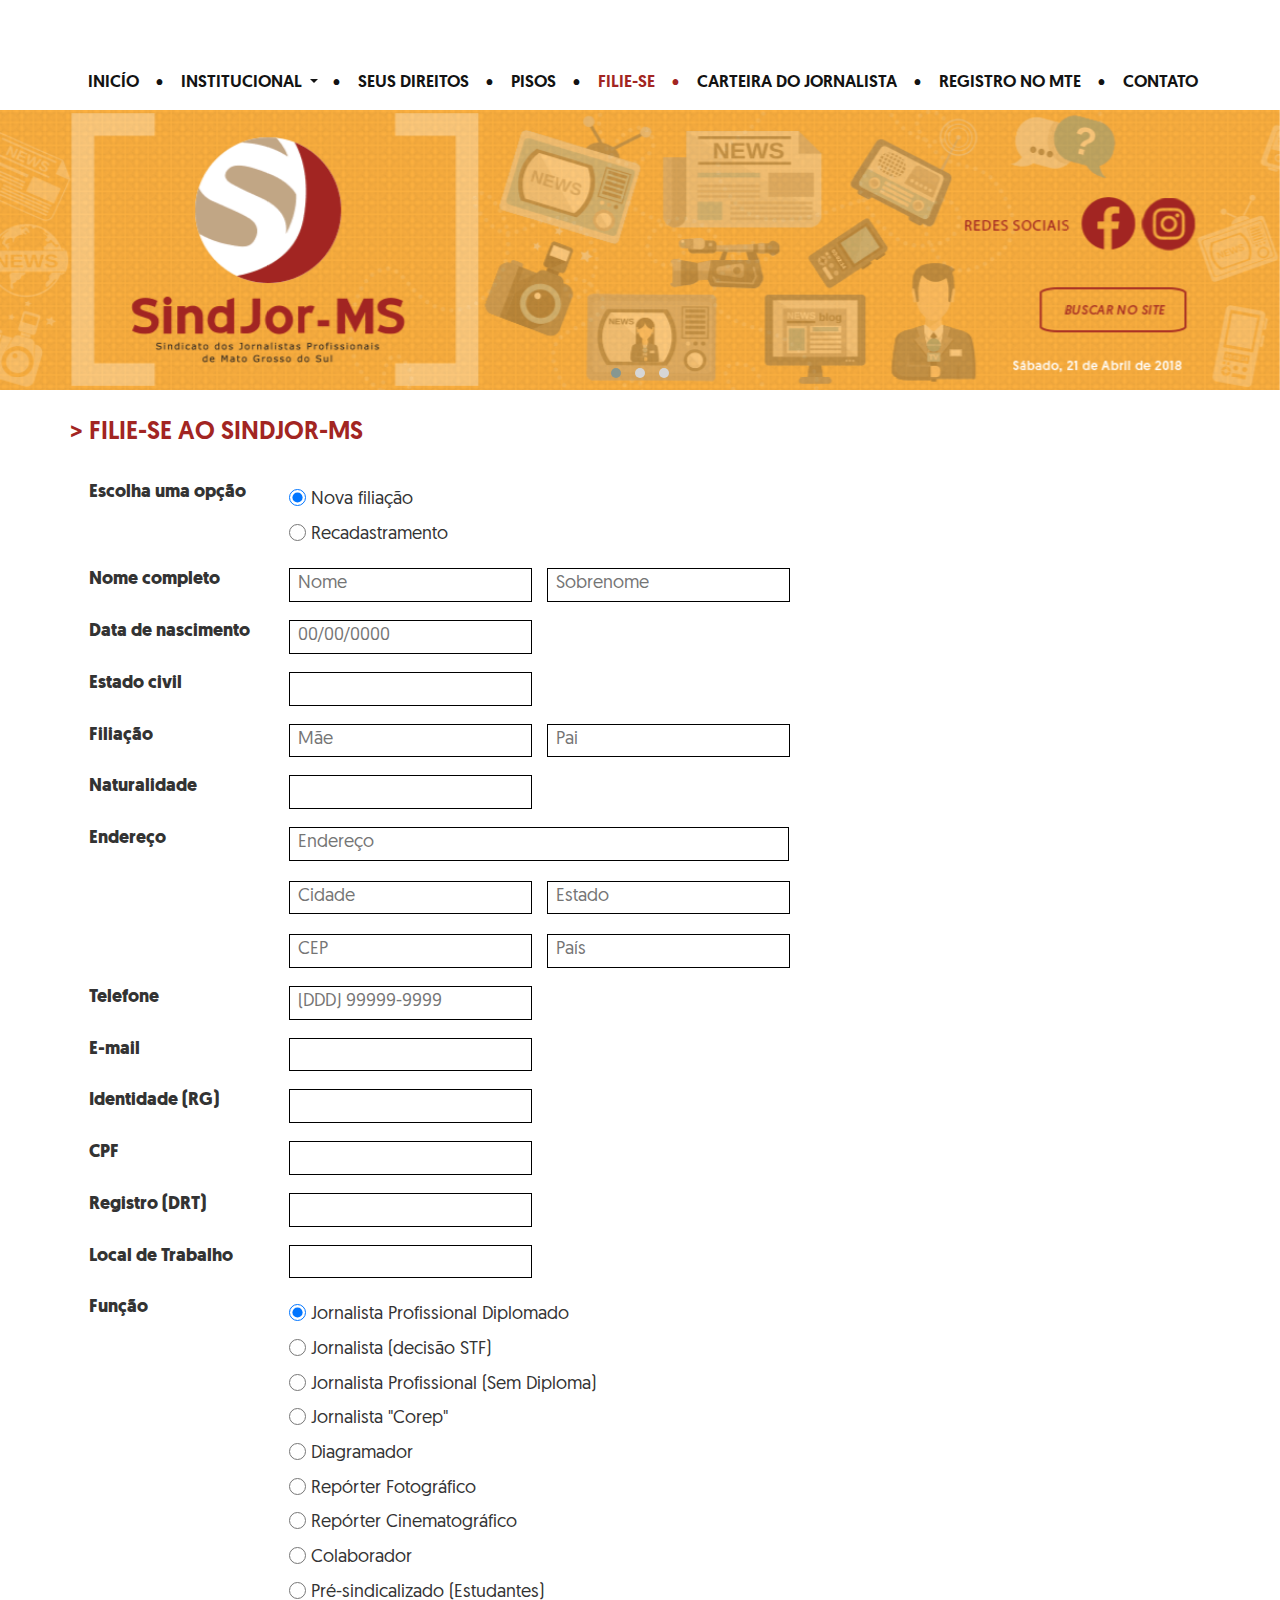
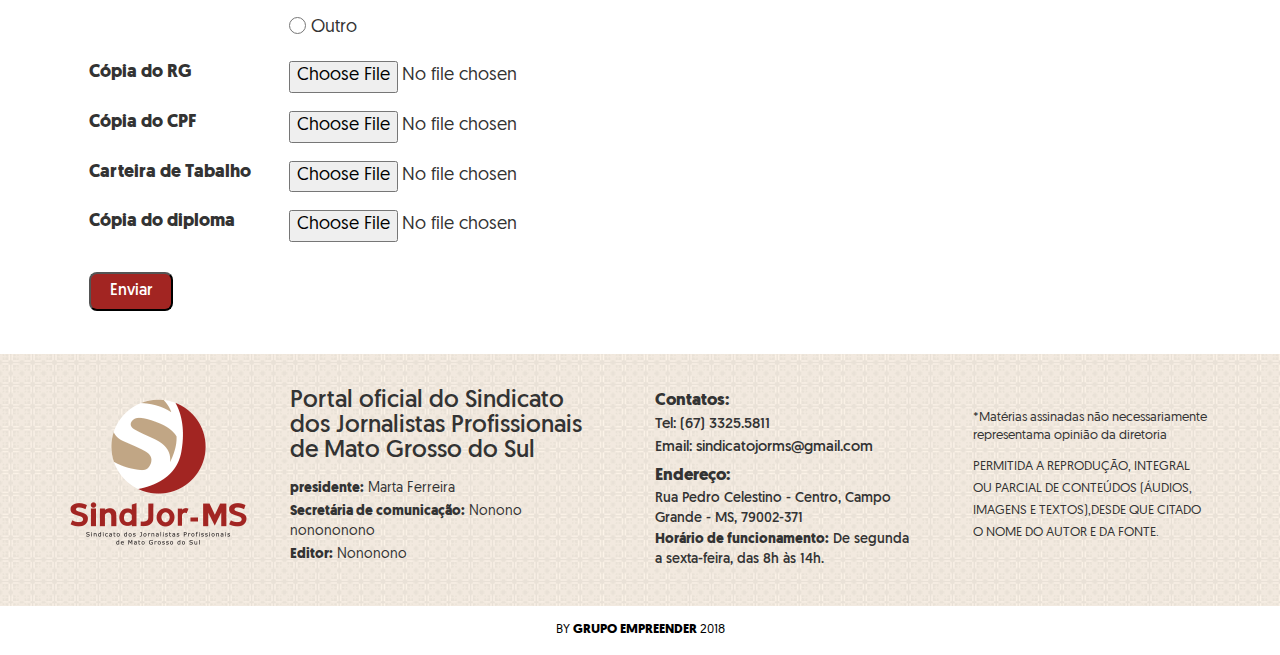
<file: filie-se.html>
<!-- /**
* ▀▄▀▄▀▄▀▄▀▄▀▄▀▄▀▄▀▄▀▄▀▄▀▄▀▄▀▄▀▄▀▄▀▄▀▄▀▄▀▄▀▄▀▄▀▄▀▄▀▄▀▄▀▄▀▄▀▄▀▄▀▄▀▄▀▄▀▄▀▄▀▄
*                   Criado por Gabriel Azuaga Barbosa
*                  E-mail: gabrielbarbosaweb7@gmail.com
*  `•.¸¸.•´´¯`••._.• [ http://gabrieldaluz7.co.nf/ ] •._.••`¯´´•.¸¸.•`
* ▀▄▀▄▀▄▀▄▀▄▀▄▀▄▀▄▀▄▀▄▀▄▀▄▀▄▀▄▀▄▀▄▀▄▀▄▀▄▀▄▀▄▀▄▀▄▀▄▀▄▀▄▀▄▀▄▀▄▀▄▀▄▀▄▀▄▀▄▀▄▀▄
*/ -->
<!doctype html>
<html lang="pt-br">
<head>

    <!-- MetasTags -->
    <meta charset="utf-8">
    <meta http-equiv="X-UA-Compatible" content="IE=edge">
    <meta name="viewport" content="width=device-width, initial-scale=1">

    <!-- Titulo -->
    <title> Sindjor-MS | Filie-se </title>

    <!-- Description -->
    <meta name="description" content="Descrição de Sindjor-MS">

    <!-- Author-->
    <meta name="author" content="Empreender Grupo Criativo">

    <!-- HTML5 shim and Respond.js for IE8 support of HTML5 elements and media queries -->
    <!-- WARNING: Respond.js doesn't work if you view the page via file:// -->
    <!--[if lt IE 9]>
    <script src="https://oss.maxcdn.com/html5shiv/3.7.3/html5shiv.min.js"></script>
    <script src="https://oss.maxcdn.com/respond/1.4.2/respond.min.js"></script>
    <![endif]-->

    <!-- Favicon -->
    <link rel="apple-touch-icon" sizes="180x180" href="img/favicon/default/apple-touch-icon.png">
    <link rel="icon" type="image/png" sizes="32x32" href="img/favicon/default/favicon-32x32.png">
    <link rel="icon" type="image/png" sizes="16x16" href="img/favicon/default/favicon-16x16.png">
    <link rel="manifest" href="img/favicon/default/site.webmanifest">
    <link rel="mask-icon" href="img/favicon/default/safari-pinned-tab.svg" color="#5bbad5">
    <link rel="shortcut icon" href="img/favicon/default/favicon.ico">
    <meta name="msapplication-TileColor" content="#da532c">
    <meta name="msapplication-TileImage" content="img/favicon/default/mstile-144x144.png">
    <meta name="msapplication-config" content="img/favicon/default/browserconfig.xml">
    <meta name="theme-color" content="#ffffff">

    <!-- Resets All Navigators -->
    <link rel="stylesheet" href="plugins/css-resets/normalize-8-0-0.css" />

    <!-- Webfont :: Ubuntu ** Opcional ** -->
    <!-- <link href="https://fonts.googleapis.com/css?family=Ubuntu:400,500" rel="stylesheet"> -->

    <!-- Bootstrap 3 Latest compiled and minified CSS -->
    <link rel="stylesheet" href="plugins/bootstrap/3.3.7/css/bootstrap.min.css">

    <!-- Bootstrap 3 Optional theme -->
    <!-- <link rel="stylesheet" href="plugins/bootstrap/3.3.7/css/bootstrap-theme.min.css" integrity="sha384-rHyoN1iRsVXV4nD0JutlnGaslCJuC7uwjduW9SVrLvRYooPp2bWYgmgJQIXwl/Sp" crossorigin="anonymous"> -->

    <!-- Jquery UI -->
    <!-- <link rel="stylesheet" href="plugins/jquery-ui/1.12.1/jquery-ui.min.css" /> -->

    <!-- Jquery UI THEME -->
    <!-- <link rel="stylesheet" href="plugins/jquery-ui/1.12.1/jquery-ui.theme.min.css" /> -->

    <!-- OwlCarrousel2 -->
    <link rel="stylesheet" href="plugins/OwlCarousel2/2.3.4/assets/owl.carousel.min.css" />
    <link rel="stylesheet" href="plugins/OwlCarousel2/2.3.4/assets/owl.theme.default.min.css" />

    <!-- Styles Website -->
    <link rel="stylesheet" href="css/styles.css" />

    <!-- Styles Responsive Website -->
    <link rel="stylesheet" href="css/responsive.css" />



</head>
<body>

<!-- Header -->
<header>
    <!-- Container -->
    <div class="container">
        <!-- Menu -->
        <div class="menu">
            <!-- ul -->
            <ul id="navbar" class="navbar-collapse collapse">
                <li ><a href="./index.html"> Inicío </a></li>
                <li class="dropdown">
                    <a href="#"> Institucional <span class="caret"></span> </a>
                    <ul class="dropdown-menu">
                        <li><a href="institucional-page.html">HISTÓRICO</a></li>
                        <li ><a href="#">ESTATUTO</a></li>
                        <li ><a href="#">DIRETORIA</a></li>
                        <li ><a href="#">CONSELHO FISCAL</a></li>
                        <li ><a href="#">CONSELHO DE ÉTICA</a></li>
                        <li class="dropdown">
                            <a href="#">DELEGACIAS REGIONAIS <span class="caret" style="transform: rotate(266deg);"></span></a>
                            <ul class="dropdown-menu">
                                <li ><a href="#">Regimento Interno do Conselho de Ética</a></li>
                                <li ><a href="#">Regimento  do Conselho de Ética</a></li>
                                <li ><a href="#">Regimento  de Ética</a></li>
                            </ul>
                        </li>
                        <li ><a href="#">BALANÇOS FINANCEIROS</a></li>
                        <li ><a href="#">Planejamento Gestão</a></li>
                        <li ><a href="#">Transparência</a></li>
                    </ul>
                </li>
                <li><a href="#"> Seus Direitos </a></li>
                <li><a href="#"> PISOS </a></li>
                <li  class="active"><a href="filie-se.html"> Filie-se </a></li>
                <li><a href="#"> Carteira do Jornalista </a></li>
                <li><a href="#"> Registro no MTE </a></li>
                <li><a href="#"> Contato </a></li>
            </ul>
            <div>
                <button type="button" class="navbar-toggle collapsed" data-toggle="collapse" data-target="#navbar" aria-expanded="false" aria-controls="navbar">
                    <span class="sr-only">Toggle navigation</span>
                    <span class="icon-bar"></span>
                    <span class="icon-bar"></span>
                    <span class="icon-bar"></span>
                </button>
            </div>
        </div>
    </div>
</header>

<!-- Slide OwlCarousel -->
<div id="superSlide" class="owl-carousel owl-theme">
    <div class="item">
        <img src="img/slides/1.png" />
        <!--<div class="box"><button>Teste</button></div>-->
    </div>
    <div class="item"> <img src="img/slides/1.png" /> </div>
    <div class="item"> <img src="img/slides/1.png" /> </div>
</div>

<!-- Section :: single-page -->
<section id="single-page">
    <!-- container -->
    <div class="container">
        <!-- row -->
        <div class="row">
            <!-- col -->
            <div class="col-lg-12 col-md-12">

                <!-- section-title -->
                <div class="section-title">
                    > Filie-se ao SindJor-MS
                </div>

                <!-- section-body -->
                <div class="section-body">

                    <!-- form -->
                    <form action="?" onsubmit="return formAfiliese();">

                        <!-- form-line -->
                        <div class="form-line">
                            <!-- form-label -->
                            <div class="form-label">
                                <b>Escolha uma opção</b>
                            </div>
                            <!-- form-input-->
                            <div class="form-input">
                                <!-- div-radio -->
                                <div class="div-radio">
                                    <!-- input -->
                                    <input type="radio" name="opcaoRadio" value="novaFiliacao" checked />
                                    <!-- span -->
                                    <span> Nova filiação </span>
                                </div>
                                <!-- div-radio -->
                                <div class="div-radio">
                                    <!-- input -->
                                    <input type="radio" name="opcaoRadio" value="recadastramento" />
                                    <!-- span -->
                                    <span>Recadastramento</span>
                                </div>
                            </div>
                            <!-- clear float -->
                            <div class="clear"></div>
                        </div>

                        <!-- form-line -->
                        <div class="form-line">
                            <!-- form-label -->
                            <div class="form-label">
                                <b>Nome completo</b>
                            </div>
                            <!-- form-input-->
                            <div class="form-input">
                                <!-- input -->
                                <input type="text" name="nome" placeholder="Nome" class="mg-right-10" required />
                                <!-- input -->
                                <input type="text" name="sobrenome" placeholder="Sobrenome" required />
                            </div>
                            <!-- clear float -->
                            <div class="clear"></div>
                        </div>

                       <!-- form-line -->
                        <div class="form-line">
                            <!-- form-label -->
                            <div class="form-label">
                                <b>Data de nascimento</b>
                            </div>
                            <!-- form-input-->
                            <div class="form-input">
                                <!-- input -->
                                <input type="text" name="dataNascimento" placeholder="00/00/0000" />
                            </div>
                            <!-- clear float -->
                            <div class="clear"></div>
                        </div>

                        <!-- form-line -->
                        <div class="form-line">
                            <!-- form-label -->
                            <div class="form-label">
                                <b>Estado civil</b>
                            </div>
                            <!-- form-input-->
                            <div class="form-input">
                                <!-- input -->
                                <input type="text" name="estadoCivil" placeholder="" />
                            </div>
                            <!-- clear float -->
                            <div class="clear"></div>
                        </div>


                        <!-- form-line -->
                        <div class="form-line">
                            <!-- form-label -->
                            <div class="form-label">
                                <b>Filiação</b>
                            </div>
                            <!-- form-input-->
                            <div class="form-input">
                                <!-- input -->
                                <input type="text" name="filiacaoMae" placeholder="Mãe" class="mg-right-10" required />
                                <!-- input -->
                                <input type="text" name="filiacaoPai" placeholder="Pai" required />
                            </div>
                            <!-- clear float -->
                            <div class="clear"></div>
                        </div>

                        <!-- form-line -->
                        <div class="form-line">
                            <!-- form-label -->
                            <div class="form-label">
                                <b>Naturalidade</b>
                            </div>
                            <!-- form-input-->
                            <div class="form-input">
                                <!-- input -->
                                <input type="text" name="naturalidade" placeholder="" />
                            </div>
                            <!-- clear float -->
                            <div class="clear"></div>
                        </div>

                        <!-- form-line -->
                        <div class="form-line">
                            <!-- form-label -->
                            <div class="form-label">
                                <b>Endereço</b>
                            </div>
                            <!-- form-input-->
                            <div class="form-input">
                                <!-- input -->
                                <input type="text" name="endereco" placeholder="Endereço" class="mg-right-10 mg-bottom-20" required />
                                <!-- clear float -->
                                <div class="clear"></div>
                                <!-- input -->
                                <input type="text" name="enderecoCidade" class="mg-right-10 mg-bottom-20" placeholder="Cidade" required />
                                <!-- input -->
                                <input type="text" name="enderecoEstado" class="mg-right-10 mg-bottom-20" placeholder="Estado" required />
                                <!-- clear float -->
                                <div class="clear"></div>
                                <!-- input -->
                                <input type="text" name="enderecoCep" class="mg-right-10" placeholder="CEP" required />
                                <!-- input -->
                                <input type="text" name="enderecoPais" placeholder="País" required />
                            </div>
                            <!-- clear float -->
                            <div class="clear"></div>
                        </div>

                        <!-- form-line -->
                        <div class="form-line">
                            <!-- form-label -->
                            <div class="form-label">
                                <b>Telefone</b>
                            </div>
                            <!-- form-input-->
                            <div class="form-input">
                                <!-- input -->
                                <input type="text" name="telefone" placeholder="(DDD) 99999-9999" />
                            </div>
                            <!-- clear float -->
                            <div class="clear"></div>
                        </div>

                        <!-- form-line -->
                        <div class="form-line">
                            <!-- form-label -->
                            <div class="form-label">
                                <b>E-mail</b>
                            </div>
                            <!-- form-input-->
                            <div class="form-input">
                                <!-- input -->
                                <input type="text" name="email" placeholder="" required />
                            </div>
                            <!-- clear float -->
                            <div class="clear"></div>
                        </div>

                        <!-- form-line -->
                        <div class="form-line">
                            <!-- form-label -->
                            <div class="form-label">
                                <b>Identidade (RG)</b>
                            </div>
                            <!-- form-input-->
                            <div class="form-input">
                                <!-- input -->
                                <input type="text" name="rg" placeholder="" />
                            </div>
                            <!-- clear float -->
                            <div class="clear"></div>
                        </div>

                        <!-- form-line -->
                        <div class="form-line">
                            <!-- form-label -->
                            <div class="form-label">
                                <b>CPF</b>
                            </div>
                            <!-- form-input-->
                            <div class="form-input">
                                <!-- input -->
                                <input type="text" name="cpf" placeholder="" />
                            </div>
                            <!-- clear float -->
                            <div class="clear"></div>
                        </div>

                        <!-- form-line -->
                        <div class="form-line">
                            <!-- form-label -->
                            <div class="form-label">
                                <b>Registro (DRT)</b>
                            </div>
                            <!-- form-input-->
                            <div class="form-input">
                                <!-- input -->
                                <input type="text" name="registroDrt" placeholder="" />
                            </div>
                            <!-- clear float -->
                            <div class="clear"></div>
                        </div>

                        <!-- form-line -->
                        <div class="form-line">
                            <!-- form-label -->
                            <div class="form-label">
                                <b>Local de Trabalho</b>
                            </div>
                            <!-- form-input-->
                            <div class="form-input">
                                <!-- input -->
                                <input type="text" name="localDeTrabalho" placeholder="" />
                            </div>
                            <!-- clear float -->
                            <div class="clear"></div>
                        </div>

                        <!-- form-line -->
                        <div class="form-line">
                            <!-- form-label -->
                            <div class="form-label">
                                <b>Função</b>
                            </div>
                            <!-- form-input-->
                            <div class="form-input">
                                <!-- div-radio -->
                                <div class="div-radio">
                                    <!-- input -->
                                    <input type="radio" name="checkFuncao" value="Jornalista Profissional Diplomado" checked />
                                    <!-- span -->
                                    <span> Jornalista Profissional Diplomado   </span>
                                </div>
                                <!-- div-radio -->
                                <div class="div-radio">
                                    <!-- input -->
                                    <input type="radio" name="checkFuncao" value="Jornalista (decisão STF)" />
                                    <!-- span -->
                                    <span>Jornalista (decisão STF)  </span>
                                </div>
                                <!-- div-radio -->
                                <div class="div-radio">
                                    <!-- input -->
                                    <input type="radio" name="checkFuncao" value="Jornalista Profissional (Sem Diploma)" />
                                    <!-- span -->
                                    <span>Jornalista Profissional (Sem Diploma)</span>
                                </div>
                                <!-- div-radio -->
                                <div class="div-radio">
                                    <!-- input -->
                                    <input type="radio" name="checkFuncao" value="Jornalista (Corep)" />
                                    <!-- span -->
                                    <span>Jornalista "Corep"</span>
                                </div>
                                <!-- div-radio -->
                                <div class="div-radio">
                                    <!-- input -->
                                    <input type="radio" name="checkFuncao" value="Diagramador" />
                                    <!-- span -->
                                    <span>Diagramador</span>
                                </div>
                                <!-- div-radio -->
                                <div class="div-radio">
                                    <!-- input -->
                                    <input type="radio" name="checkFuncao" value="Repórter Fotográfico" />
                                    <!-- span -->
                                    <span>Repórter Fotográfico</span>
                                </div>
                                <!-- div-radio -->
                                <div class="div-radio">
                                    <!-- input -->
                                    <input type="radio" name="checkFuncao" value="Repórter Cinematográfico" />
                                    <!-- span -->
                                    <span>Repórter Cinematográfico</span>
                                </div>
                                <!-- div-radio -->
                                <div class="div-radio">
                                    <!-- input -->
                                    <input type="radio" name="checkFuncao" value="Colaborador" />
                                    <!-- span -->
                                    <span>Colaborador</span>
                                </div>
                                <!-- div-radio -->
                                <div class="div-radio">
                                    <!-- input -->
                                    <input type="radio" name="checkFuncao" value="Pré-sindicalizado (Estudantes)" />
                                    <!-- span -->
                                    <span>Pré-sindicalizado (Estudantes)</span>
                                </div>
                                <!-- div-radio -->
                                <div class="div-radio">
                                    <!-- input -->
                                    <input type="radio" name="checkFuncao" value="Outro" />
                                    <!-- span -->
                                    <span>  Outro </span>
                                </div>
                            </div>
                            <!-- clear float -->
                            <div class="clear"></div>
                        </div>


                        <!-- form-line -->
                        <div class="form-line">
                            <!-- form-label -->
                            <div class="form-label">
                                <b>Cópia do RG </b>
                            </div>
                            <!-- form-input-->
                            <div class="form-input">
                                <!-- input -->
                                <input type="file" name="copiaRg" placeholder="" />
                            </div>
                            <!-- clear float -->
                            <div class="clear"></div>
                        </div>

                        <!-- form-line -->
                        <div class="form-line">
                            <!-- form-label -->
                            <div class="form-label">
                                <b>Cópia do CPF </b>
                            </div>
                            <!-- form-input-->
                            <div class="form-input">
                                <!-- input -->
                                <input type="file" name="copiaCpf" placeholder="" />
                            </div>
                            <!-- clear float -->
                            <div class="clear"></div>
                        </div>


                        <!-- form-line -->
                        <div class="form-line">
                            <!-- form-label -->
                            <div class="form-label">
                                <b>Carteira de Tabalho</b>
                            </div>
                            <!-- form-input-->
                            <div class="form-input">
                                <!-- input -->
                                <input type="file" name="carteiraTrabalho" placeholder="" />
                            </div>
                            <!-- clear float -->
                            <div class="clear"></div>
                        </div>


                        <!-- form-line -->
                        <div class="form-line">
                            <!-- form-label -->
                            <div class="form-label">
                                <b>Cópia do diploma</b>
                            </div>
                            <!-- form-input-->
                            <div class="form-input">
                                <!-- input -->
                                <input type="file" name="copiaDiploma" placeholder="" />
                            </div>
                            <!-- clear float -->
                            <div class="clear"></div>
                        </div>


                        <!-- form-line -->
                        <div class="form-line pd-top-12">
                            <!-- input -->
                            <input type="submit" value="Enviar" class="btn2" />
                        </div>

                    </form>

                </div>

            </div>
        </div>
    </div>
</section>

<!-- Footer -->
<footer>
    <!-- container -->
    <div class="container">
        <!-- row -->
        <div class="row">
            <!-- col -->
            <div class="col-lg-2 col-md-2">
                <!-- logo -->
                <div class="logo">
                    <img src="img/logo.png" />
                </div>
            </div>
            <!-- col -->
            <div class="col-lg-4 col-md-4">
                <!-- title -->
                <div class="title">
                    Portal oficial do
                    Sindicato dos Jornalistas
                    Profissionais de Mato
                    Grosso do Sul
                </div>
                <!-- title -->
                <div class="subtitle">
                    <p><b>presidente:</b> Marta Ferreira </p>
                    <p><b>Secretária de comunicação:</b> Nonono
                        nonononono </p>
                    <p><b>Editor:</b> Nononono</p>
                </div>
            </div>
            <!-- col -->
            <div class="col-lg-3 col-md-3">
                <!-- Contato -->
                <div class="contato">
                    <p><b class="bb"> Contatos: </b></p>
                    <p>Tel: (67) 3325.5811</p>
                    <p>Email: sindicatojorms@gmail.com</p>
                </div>
                <!-- Endereço -->
                <div class="endereco">
                    <p><b class="bb"> Endereço: </b></p>
                    <p>Rua Pedro Celestino - Centro,
                        Campo Grande - MS, 79002-371</p>
                    <p><b>Horário de funcionamento:</b>
                        De segunda a sexta-feira,
                        das 8h às 14h.</p>
                </div>
            </div
                    <!-- col -->
            <div class="col-lg-3 col-md-3">

                <!-- aviso -->
                <div class="aviso">

                    <p>*Matérias assinadas não necessariamente representama opinião da diretoria</p>

                    <p class="upper">Permitida a reprodução, integral
                        ou parcial de conteúdos (áudios,
                        imagens e textos),desde que citado
                        o nome do autor e da fonte.</p>

                </div>

            </div>
        </div>
    </div>
</footer>

<!-- by -->
<div class="byGrupoEmpreender">
    <a href="http://empreendergrupocriativo.com.br/" title="Acesse aqui" target="_blank"> BY <b>GRUPO EMPREENDER</b> 2018 </a>
</div>

<!-- Javascript: Biblioteca Jquery -->
<script src="plugins/jquery/jquery-3.3.1.min.js"></script>

<!-- Javascript: Pre Loading Page By Gabriel A. Barbosa ** Optional ** -->
<!-- <script src="plugins/preLoadingPage7/preLoadingPage7.jquery.js"></script> -->

<!-- Javascript: Biblioteca Jquery UI -->
<!-- <script src="plugins/jquery-ui/1.12.1/jquery-ui.min.js"></script> -->

<!-- Latest compiled and minified JavaScript -->
<script src="plugins/bootstrap/3.3.7/js/bootstrap.min.js"></script>

<!-- Javascript: Funções Javascript do Projeto -->
<script src="plugins/OwlCarousel2/2.3.4/owl.carousel.min.js"></script>

<!-- Javascript: Funções Javascript do Projeto -->
<script src="js/customSlide7.js"></script>

<!-- Javascript: Funções Javascript do Projeto -->
<script src="js/functions-site.js"></script>

<!-- Javascript: Icon Whats Fixed by Gabriel A. Barbosa -->
<!-- <script src="plugins/iconWhatsFixed/iconWhatsFixed.jquery.js"></script> -->

<script>
    /* Função para enviar form */
    function formAfiliese() {
        alert('blackhat');
        return false;
    }
</script>

</body>
</html>
</file>
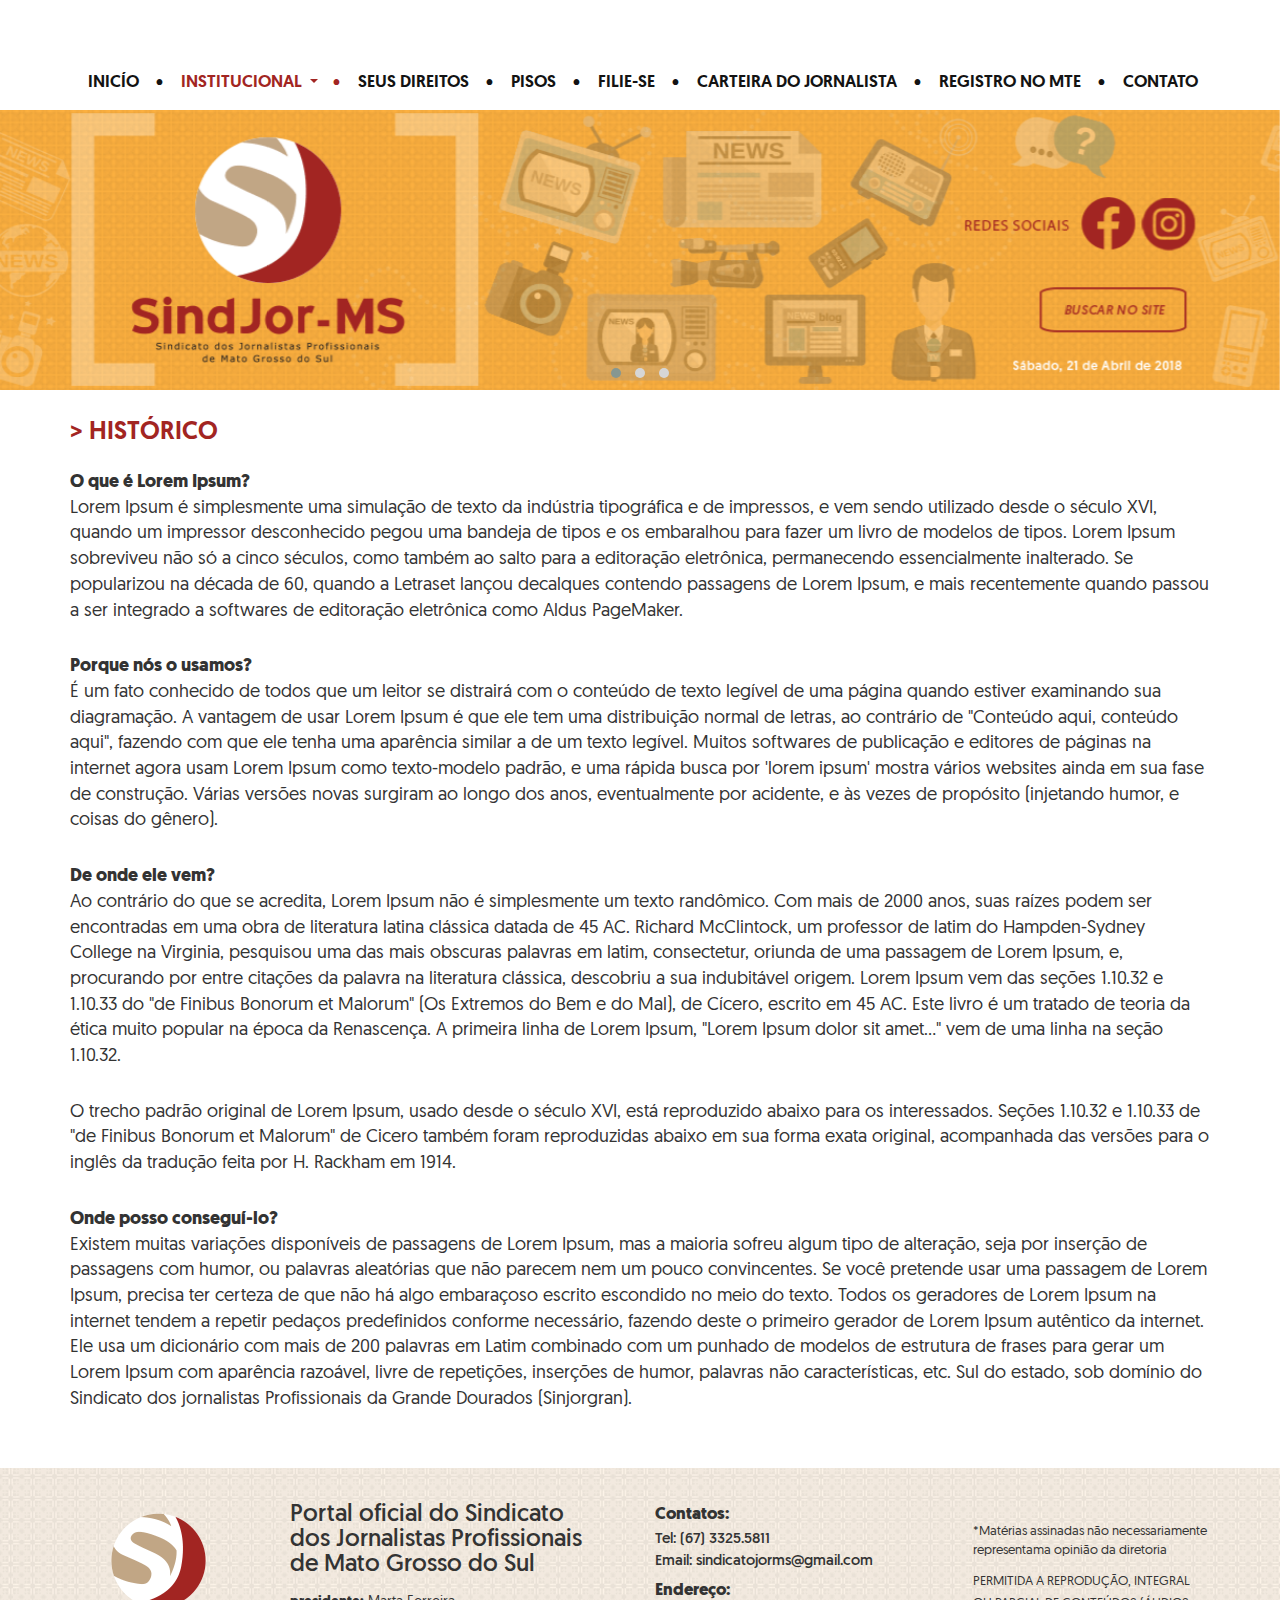
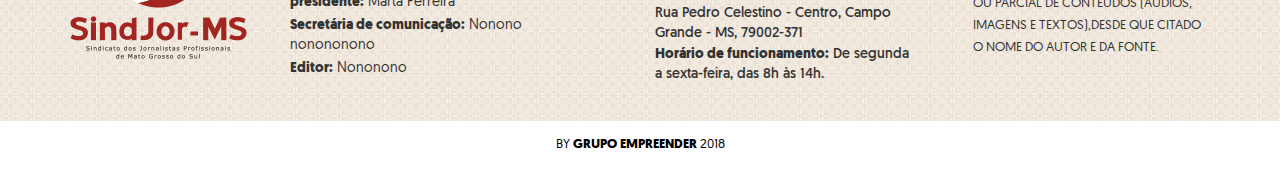
<file: institucional-page.html>
<!-- /**
* ▀▄▀▄▀▄▀▄▀▄▀▄▀▄▀▄▀▄▀▄▀▄▀▄▀▄▀▄▀▄▀▄▀▄▀▄▀▄▀▄▀▄▀▄▀▄▀▄▀▄▀▄▀▄▀▄▀▄▀▄▀▄▀▄▀▄▀▄▀▄▀▄
*                   Criado por Gabriel Azuaga Barbosa
*                  E-mail: gabrielbarbosaweb7@gmail.com
*  `•.¸¸.•´´¯`••._.• [ http://gabrieldaluz7.co.nf/ ] •._.••`¯´´•.¸¸.•`
* ▀▄▀▄▀▄▀▄▀▄▀▄▀▄▀▄▀▄▀▄▀▄▀▄▀▄▀▄▀▄▀▄▀▄▀▄▀▄▀▄▀▄▀▄▀▄▀▄▀▄▀▄▀▄▀▄▀▄▀▄▀▄▀▄▀▄▀▄▀▄▀▄
*/ -->
<!doctype html>
<html lang="pt-br">
<head>

    <!-- MetasTags -->
    <meta charset="utf-8">
    <meta http-equiv="X-UA-Compatible" content="IE=edge">
    <meta name="viewport" content="width=device-width, initial-scale=1">

    <!-- Titulo -->
    <title> Sindjor-MS </title>

    <!-- Description -->
    <meta name="description" content="Descrição de Sindjor-MS">

    <!-- Author-->
    <meta name="author" content="Empreender Grupo Criativo">

    <!-- HTML5 shim and Respond.js for IE8 support of HTML5 elements and media queries -->
    <!-- WARNING: Respond.js doesn't work if you view the page via file:// -->
    <!--[if lt IE 9]>
    <script src="https://oss.maxcdn.com/html5shiv/3.7.3/html5shiv.min.js"></script>
    <script src="https://oss.maxcdn.com/respond/1.4.2/respond.min.js"></script>
    <![endif]-->

    <!-- Favicon -->
    <link rel="apple-touch-icon" sizes="180x180" href="img/favicon/default/apple-touch-icon.png">
    <link rel="icon" type="image/png" sizes="32x32" href="img/favicon/default/favicon-32x32.png">
    <link rel="icon" type="image/png" sizes="16x16" href="img/favicon/default/favicon-16x16.png">
    <link rel="manifest" href="img/favicon/default/site.webmanifest">
    <link rel="mask-icon" href="img/favicon/default/safari-pinned-tab.svg" color="#5bbad5">
    <link rel="shortcut icon" href="img/favicon/default/favicon.ico">
    <meta name="msapplication-TileColor" content="#da532c">
    <meta name="msapplication-TileImage" content="img/favicon/default/mstile-144x144.png">
    <meta name="msapplication-config" content="img/favicon/default/browserconfig.xml">
    <meta name="theme-color" content="#ffffff">

    <!-- Resets All Navigators -->
    <link rel="stylesheet" href="plugins/css-resets/normalize-8-0-0.css" />

    <!-- Webfont :: Ubuntu ** Opcional ** -->
    <!-- <link href="https://fonts.googleapis.com/css?family=Ubuntu:400,500" rel="stylesheet"> -->

    <!-- Bootstrap 3 Latest compiled and minified CSS -->
    <link rel="stylesheet" href="plugins/bootstrap/3.3.7/css/bootstrap.min.css">

    <!-- Bootstrap 3 Optional theme -->
    <!-- <link rel="stylesheet" href="plugins/bootstrap/3.3.7/css/bootstrap-theme.min.css" integrity="sha384-rHyoN1iRsVXV4nD0JutlnGaslCJuC7uwjduW9SVrLvRYooPp2bWYgmgJQIXwl/Sp" crossorigin="anonymous"> -->

    <!-- Jquery UI -->
    <!-- <link rel="stylesheet" href="plugins/jquery-ui/1.12.1/jquery-ui.min.css" /> -->

    <!-- Jquery UI THEME -->
    <!-- <link rel="stylesheet" href="plugins/jquery-ui/1.12.1/jquery-ui.theme.min.css" /> -->

    <!-- OwlCarrousel2 -->
    <link rel="stylesheet" href="plugins/OwlCarousel2/2.3.4/assets/owl.carousel.min.css" />
    <link rel="stylesheet" href="plugins/OwlCarousel2/2.3.4/assets/owl.theme.default.min.css" />

    <!-- Styles Website -->
    <link rel="stylesheet" href="css/styles.css" />

    <!-- Styles Responsive Website -->
    <link rel="stylesheet" href="css/responsive.css" />



</head>
<body>

<!-- Header -->
<header>
    <!-- Container -->
    <div class="container">
        <!-- Menu -->
        <div class="menu">
            <!-- ul -->
            <ul id="navbar" class="navbar-collapse collapse">
                <li ><a href="./index.html"> Inicío </a></li>
                <li class="dropdown active">
                    <a href="#"> Institucional <span class="caret"></span> </a>
                    <ul class="dropdown-menu">
                        <li class="active"><a href="institucional-page.html">HISTÓRICO</a></li>
                        <li ><a href="#">ESTATUTO</a></li>
                        <li ><a href="#">DIRETORIA</a></li>
                        <li ><a href="#">CONSELHO FISCAL</a></li>
                        <li ><a href="#">CONSELHO DE ÉTICA</a></li>
                        <li class="dropdown">
                            <a href="#">DELEGACIAS REGIONAIS <span class="caret" style="transform: rotate(266deg);"></span></a>
                            <ul class="dropdown-menu">
                                <li ><a href="#">Regimento Interno do Conselho de Ética</a></li>
                                <li ><a href="#">Regimento  do Conselho de Ética</a></li>
                                <li ><a href="#">Regimento  de Ética</a></li>
                            </ul>
                        </li>
                        <li ><a href="#">BALANÇOS FINANCEIROS</a></li>
                        <li ><a href="#">Planejamento Gestão</a></li>
                        <li ><a href="#">Transparência</a></li>
                    </ul>
                </li>
                <li><a href="#"> Seus Direitos </a></li>
                <li><a href="#"> PISOS </a></li>
                <li><a href="filie-se.html"> Filie-se </a></li>
                <li><a href="#"> Carteira do Jornalista </a></li>
                <li><a href="#"> Registro no MTE </a></li>
                <li><a href="#"> Contato </a></li>
            </ul>
            <div>
                <button type="button" class="navbar-toggle collapsed" data-toggle="collapse" data-target="#navbar" aria-expanded="false" aria-controls="navbar">
                    <span class="sr-only">Toggle navigation</span>
                    <span class="icon-bar"></span>
                    <span class="icon-bar"></span>
                    <span class="icon-bar"></span>
                </button>
            </div>
        </div>
    </div>
</header>

<!-- Slide OwlCarousel -->
<div id="superSlide" class="owl-carousel owl-theme">
    <div class="item">
        <img src="img/slides/1.png" />
        <!--<div class="box"><button>Teste</button></div>-->
    </div>
    <div class="item"> <img src="img/slides/1.png" /> </div>
    <div class="item"> <img src="img/slides/1.png" /> </div>
</div>

<!-- Section :: single-page -->
<section id="single-page">
    <!-- container -->
    <div class="container">
        <!-- row -->
        <div class="row">
            <!-- col -->
            <div class="col-lg-12 col-md-12">

                <!-- section-title -->
                <div class="section-title">
                    > histórico
                </div>

                <!-- section-body -->
                <div class="section-body">

                    <p>
                        <b>O que é Lorem Ipsum?</b>
                        <br />
                        Lorem Ipsum é simplesmente uma simulação de texto da indústria tipográfica e de impressos, e vem sendo utilizado desde o século XVI, quando um impressor desconhecido pegou uma bandeja de tipos e os embaralhou para fazer um livro de modelos de tipos. Lorem Ipsum sobreviveu não só a cinco séculos, como também ao salto para a editoração eletrônica, permanecendo essencialmente inalterado. Se popularizou na década de 60, quando a Letraset lançou decalques contendo passagens de Lorem Ipsum, e mais recentemente quando passou a ser integrado a softwares de editoração eletrônica como Aldus PageMaker.
                    </p>
                    <p>
                        <b>Porque nós o usamos?</b>
                        <br />
                        É um fato conhecido de todos que um leitor se distrairá com o conteúdo de texto legível de uma página quando estiver examinando sua diagramação. A vantagem de usar Lorem Ipsum é que ele tem uma distribuição normal de letras, ao contrário de "Conteúdo aqui, conteúdo aqui", fazendo com que ele tenha uma aparência similar a de um texto legível. Muitos softwares de publicação e editores de páginas na internet agora usam Lorem Ipsum como texto-modelo padrão, e uma rápida busca por 'lorem ipsum' mostra vários websites ainda em sua fase de construção. Várias versões novas surgiram ao longo dos anos, eventualmente por acidente, e às vezes de propósito (injetando humor, e coisas do gênero).
                    </p>
                    <p>
                        <b>De onde ele vem?</b>
                        <br />
                        Ao contrário do que se acredita, Lorem Ipsum não é simplesmente um texto randômico. Com mais de 2000 anos, suas raízes podem ser encontradas em uma obra de literatura latina clássica datada de 45 AC. Richard McClintock, um professor de latim do Hampden-Sydney College na Virginia, pesquisou uma das mais obscuras palavras em latim, consectetur, oriunda de uma passagem de Lorem Ipsum, e, procurando por entre citações da palavra na literatura clássica, descobriu a sua indubitável origem. Lorem Ipsum vem das seções 1.10.32 e 1.10.33 do "de Finibus Bonorum et Malorum" (Os Extremos do Bem e do Mal), de Cícero, escrito em 45 AC. Este livro é um tratado de teoria da ética muito popular na época da Renascença. A primeira linha de Lorem Ipsum, "Lorem Ipsum dolor sit amet..." vem de uma linha na seção 1.10.32.
                    </p>
                    <p>
                        O trecho padrão original de Lorem Ipsum, usado desde o século XVI, está reproduzido abaixo para os interessados. Seções 1.10.32 e 1.10.33 de "de Finibus Bonorum et Malorum" de Cicero também foram reproduzidas abaixo em sua forma exata original, acompanhada das versões para o inglês da tradução feita por H. Rackham em 1914.
                    </p>
                    <p>
                        <b>Onde posso conseguí-lo?</b>
                        <br />
                        Existem muitas variações disponíveis de passagens de Lorem Ipsum, mas a maioria sofreu algum tipo de alteração, seja por inserção de passagens com humor, ou palavras aleatórias que não parecem nem um pouco convincentes. Se você pretende usar uma passagem de Lorem Ipsum, precisa ter certeza de que não há algo embaraçoso escrito escondido no meio do texto. Todos os geradores de Lorem Ipsum na internet tendem a repetir pedaços predefinidos conforme necessário, fazendo deste o primeiro gerador de Lorem Ipsum autêntico da internet. Ele usa um dicionário com mais de 200 palavras em Latim combinado com um punhado de modelos de estrutura de frases para gerar um Lorem Ipsum com aparência razoável, livre de repetições, inserções de humor, palavras não características, etc.
                        Sul do estado, sob domínio do Sindicato dos jornalistas Profissionais da Grande Dourados (Sinjorgran).
                    </p>
                </div>

            </div>
        </div>
    </div>
</section>

<!-- Footer -->
<footer>
    <!-- container -->
    <div class="container">
        <!-- row -->
        <div class="row">
            <!-- col -->
            <div class="col-lg-2 col-md-2">
                <!-- logo -->
                <div class="logo">
                    <img src="img/logo.png" />
                </div>
            </div>
            <!-- col -->
            <div class="col-lg-4 col-md-4">
                <!-- title -->
                <div class="title">
                    Portal oficial do
                    Sindicato dos Jornalistas
                    Profissionais de Mato
                    Grosso do Sul
                </div>
                <!-- title -->
                <div class="subtitle">
                    <p><b>presidente:</b> Marta Ferreira </p>
                    <p><b>Secretária de comunicação:</b> Nonono
                        nonononono </p>
                    <p><b>Editor:</b> Nononono</p>
                </div>
            </div>
            <!-- col -->
            <div class="col-lg-3 col-md-3">
                <!-- Contato -->
                <div class="contato">
                    <p><b class="bb"> Contatos: </b></p>
                    <p>Tel: (67) 3325.5811</p>
                    <p>Email: sindicatojorms@gmail.com</p>
                </div>
                <!-- Endereço -->
                <div class="endereco">
                    <p><b class="bb"> Endereço: </b></p>
                    <p>Rua Pedro Celestino - Centro,
                        Campo Grande - MS, 79002-371</p>
                    <p><b>Horário de funcionamento:</b>
                        De segunda a sexta-feira,
                        das 8h às 14h.</p>
                </div>
            </div
                    <!-- col -->
            <div class="col-lg-3 col-md-3">

                <!-- aviso -->
                <div class="aviso">

                    <p>*Matérias assinadas não necessariamente representama opinião da diretoria</p>

                    <p class="upper">Permitida a reprodução, integral
                        ou parcial de conteúdos (áudios,
                        imagens e textos),desde que citado
                        o nome do autor e da fonte.</p>

                </div>

            </div>
        </div>
    </div>
</footer>

<!-- by -->
<div class="byGrupoEmpreender">
    <a href="http://empreendergrupocriativo.com.br/" title="Acesse aqui" target="_blank"> BY <b>GRUPO EMPREENDER</b> 2018 </a>
</div>


<!-- Javascript: Biblioteca Jquery -->
<script src="plugins/jquery/jquery-3.3.1.min.js"></script>

<!-- Javascript: Pre Loading Page By Gabriel A. Barbosa ** Optional ** -->
<!-- <script src="plugins/preLoadingPage7/preLoadingPage7.jquery.js"></script> -->

<!-- Javascript: Biblioteca Jquery UI -->
<!-- <script src="plugins/jquery-ui/1.12.1/jquery-ui.min.js"></script> -->

<!-- Latest compiled and minified JavaScript -->
<script src="plugins/bootstrap/3.3.7/js/bootstrap.min.js"></script>

<!-- Javascript: Funções Javascript do Projeto -->
<script src="plugins/OwlCarousel2/2.3.4/owl.carousel.min.js"></script>

<!-- Javascript: Funções Javascript do Projeto -->
<script src="js/customSlide7.js"></script>

<!-- Javascript: Funções Javascript do Projeto -->
<script src="js/functions-site.js"></script>

<!-- Javascript: Icon Whats Fixed by Gabriel A. Barbosa -->
<!-- <script src="plugins/iconWhatsFixed/iconWhatsFixed.jquery.js"></script> -->

</body>
</html>
</file>
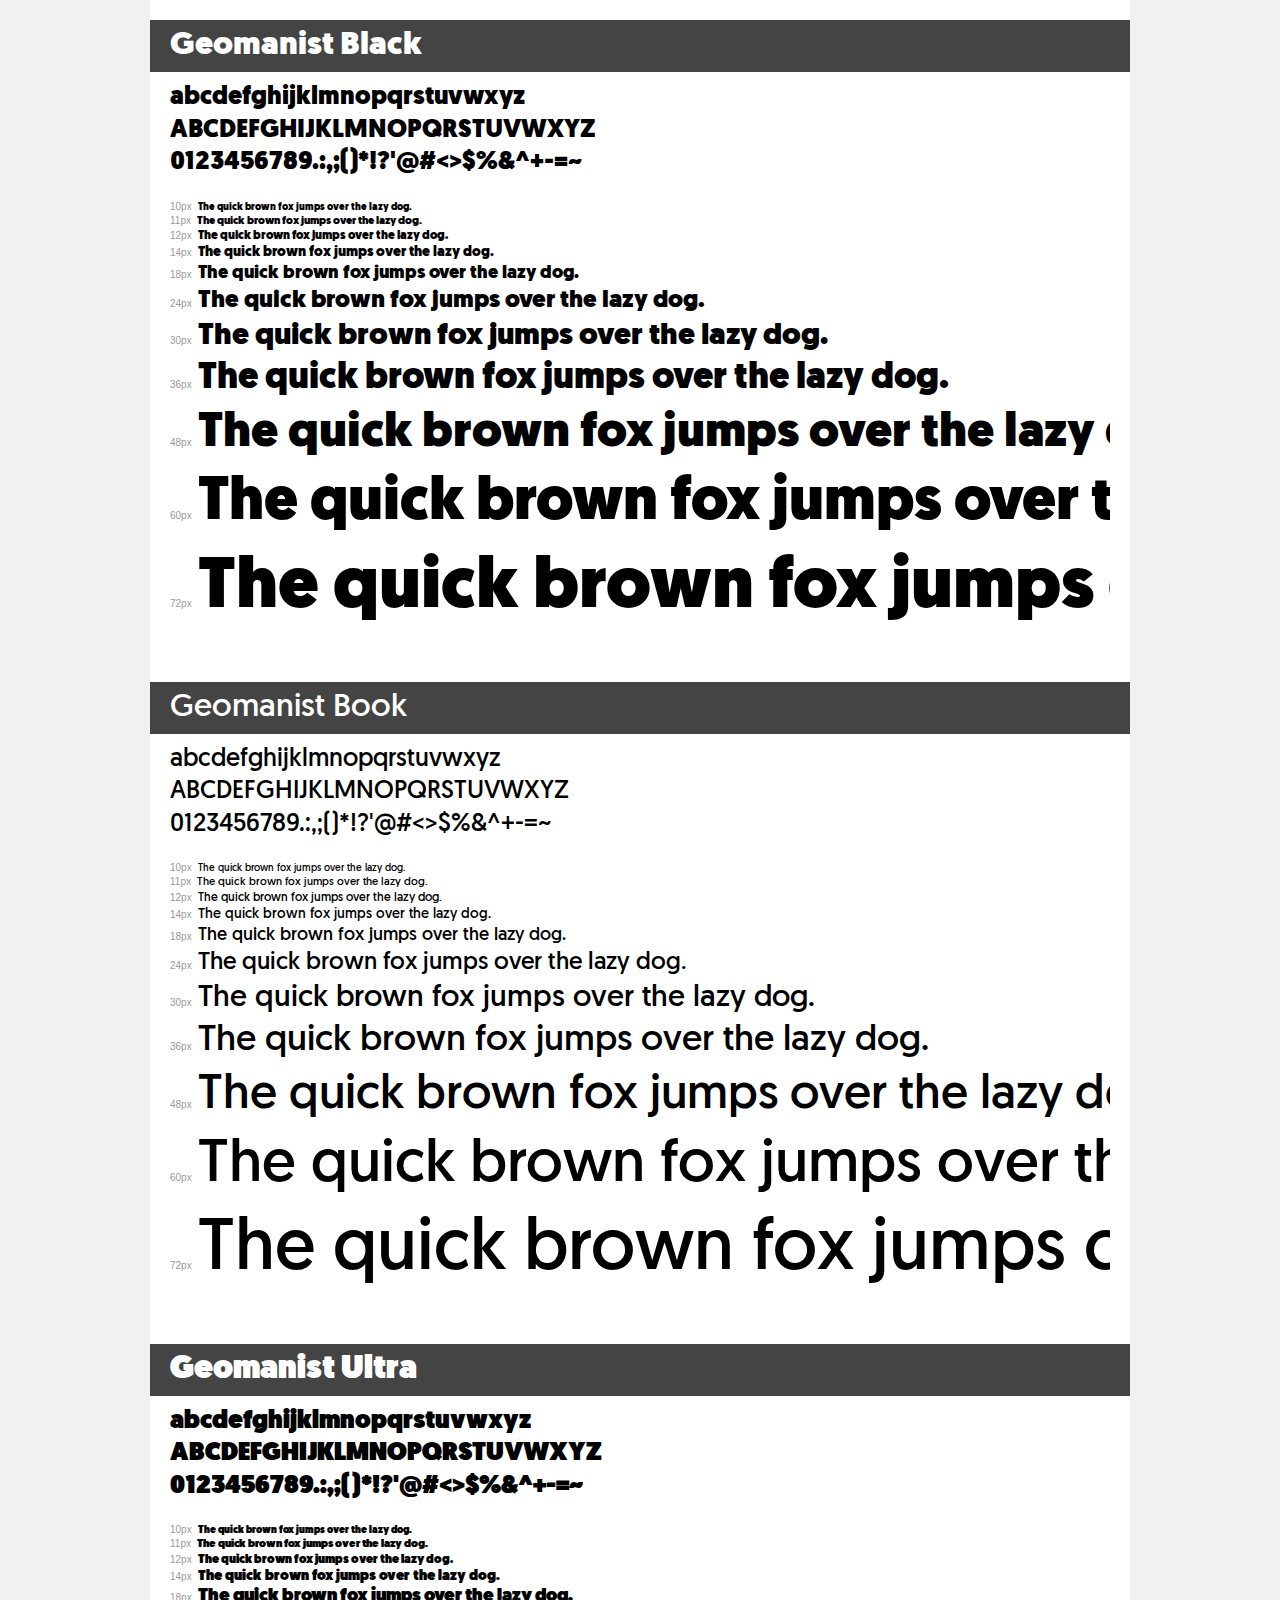
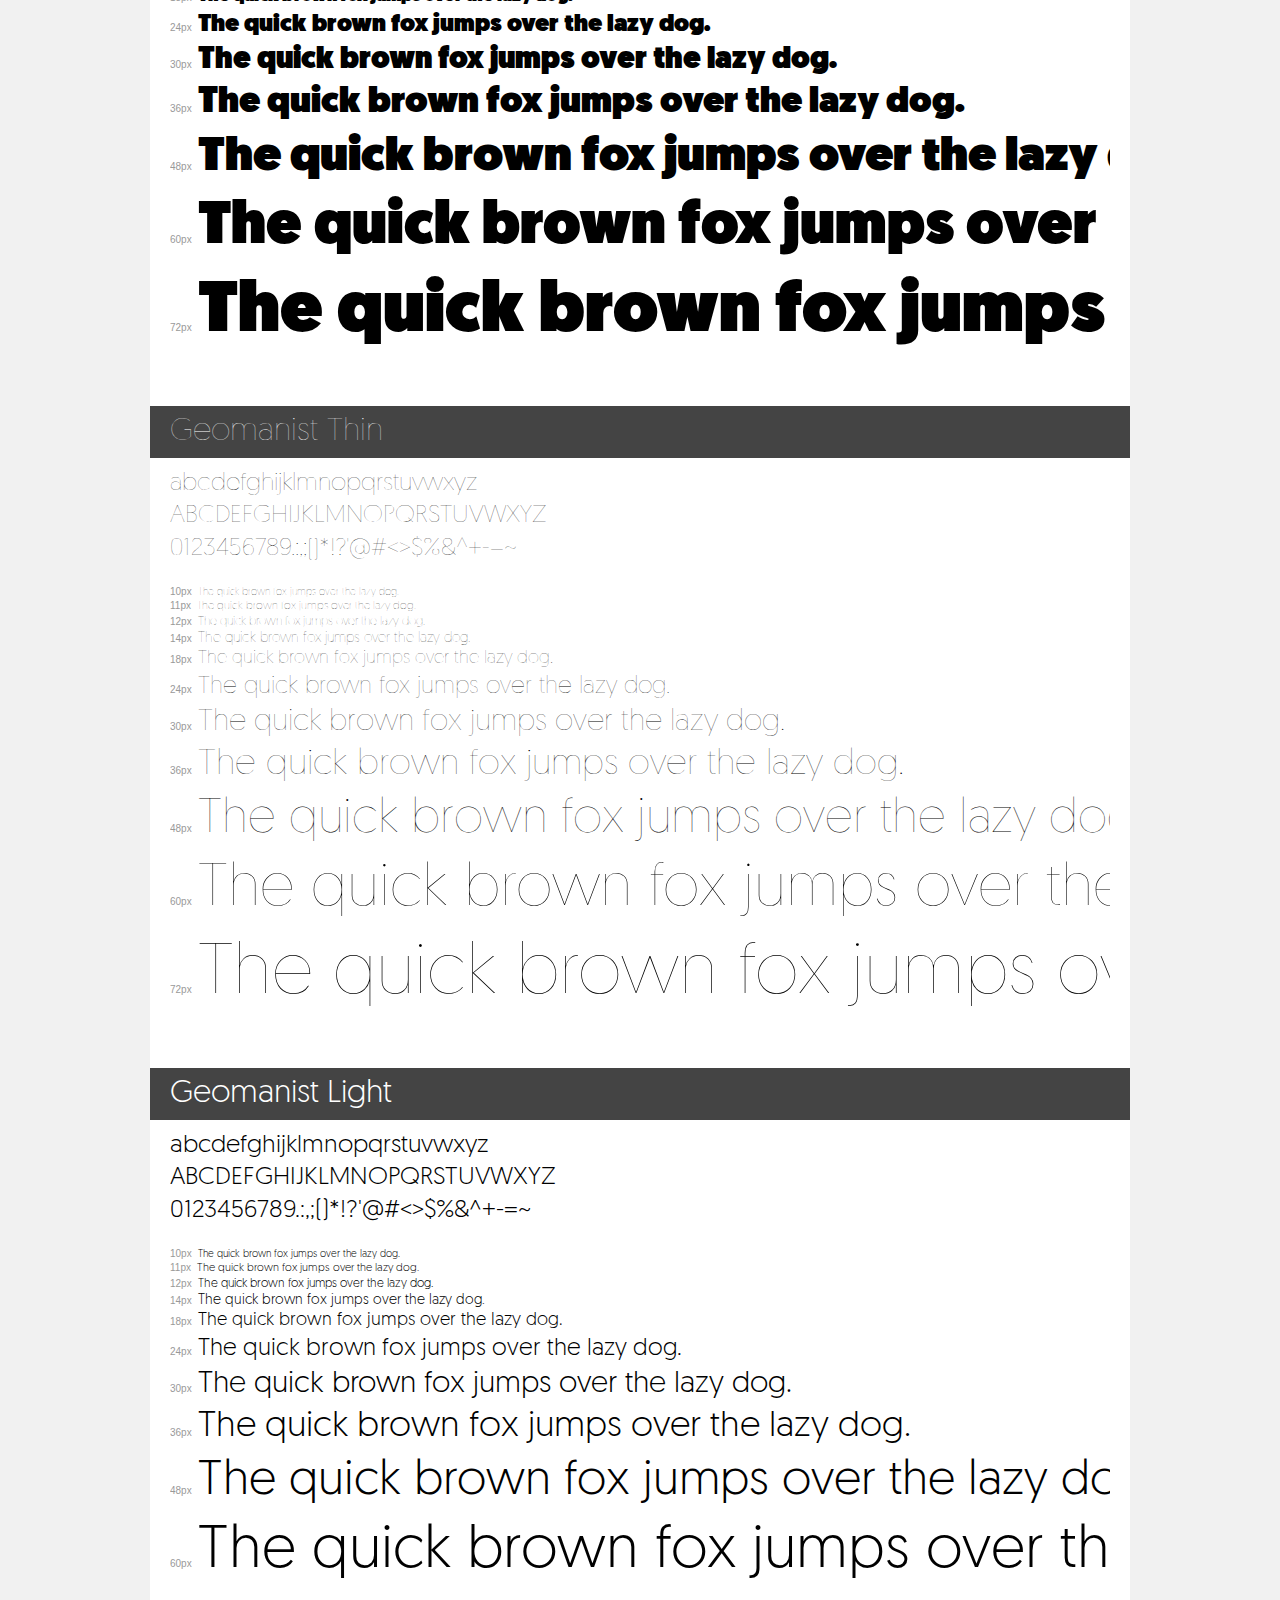
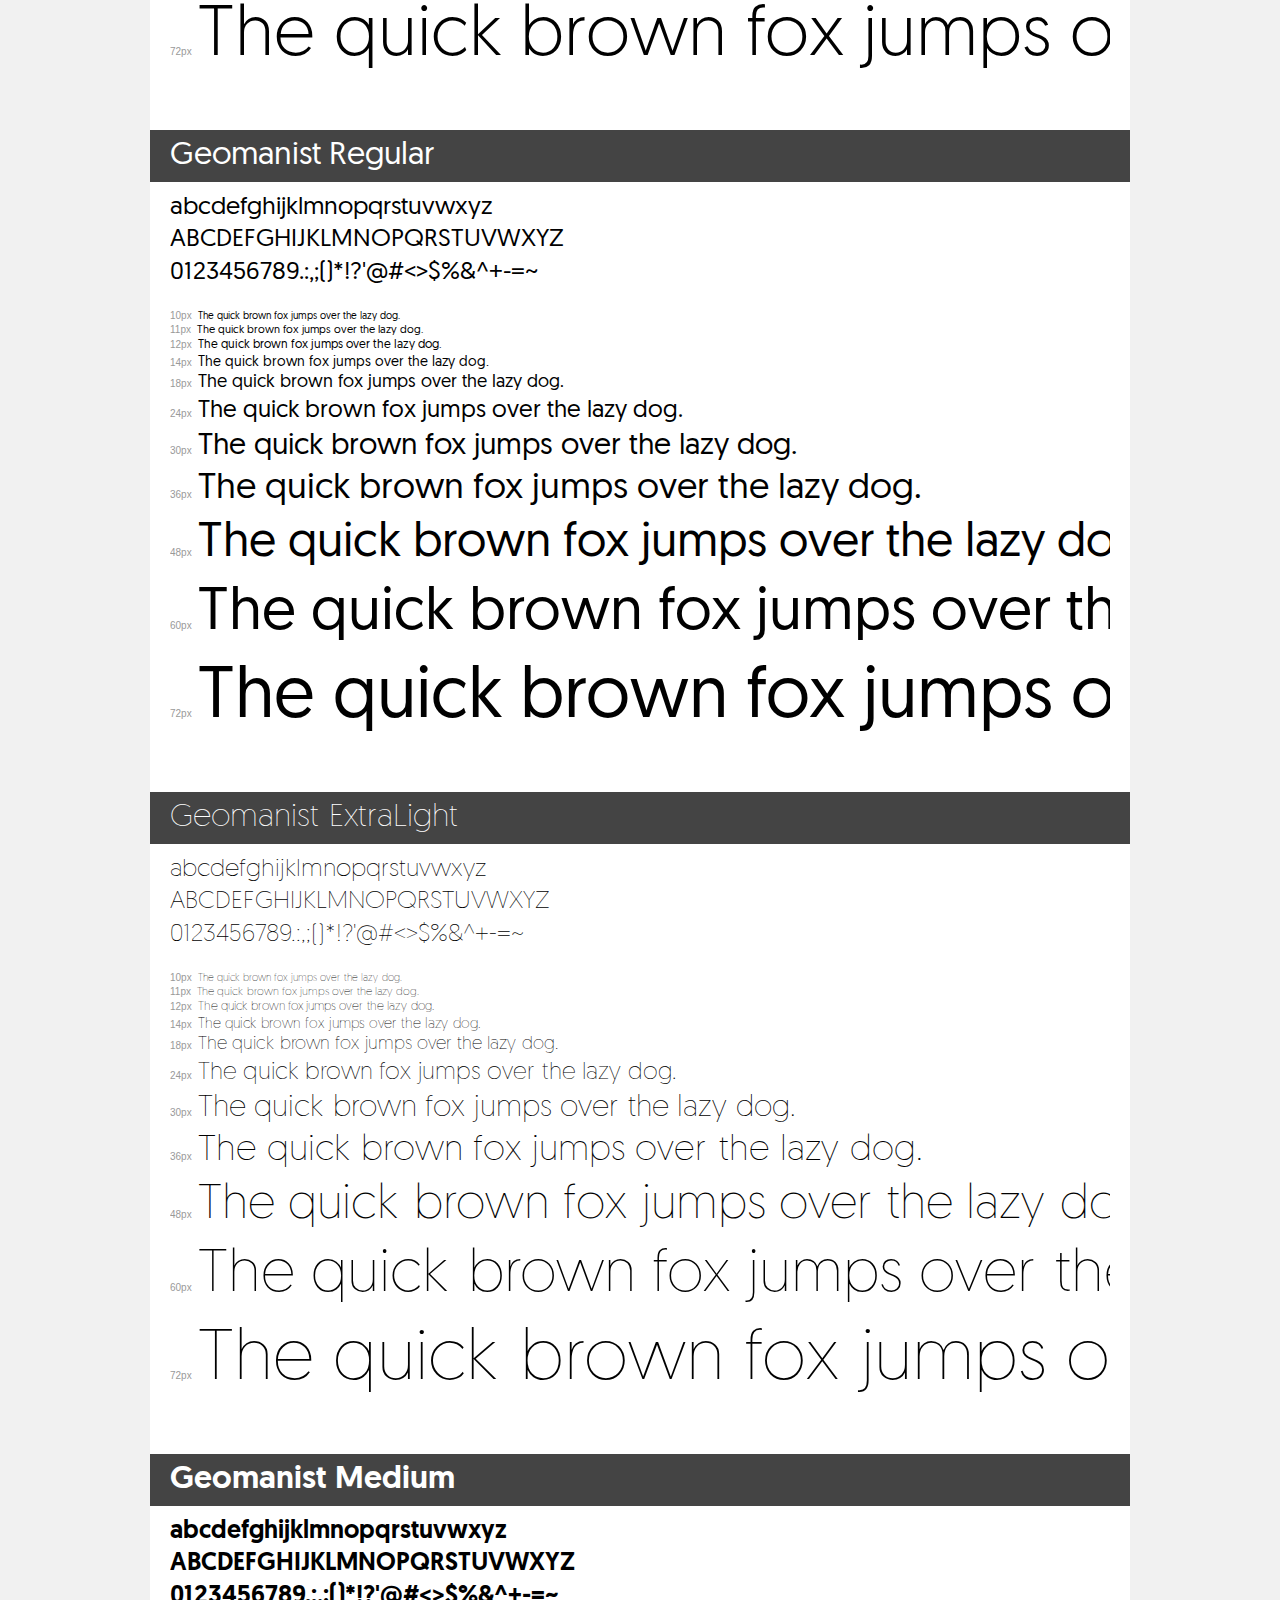
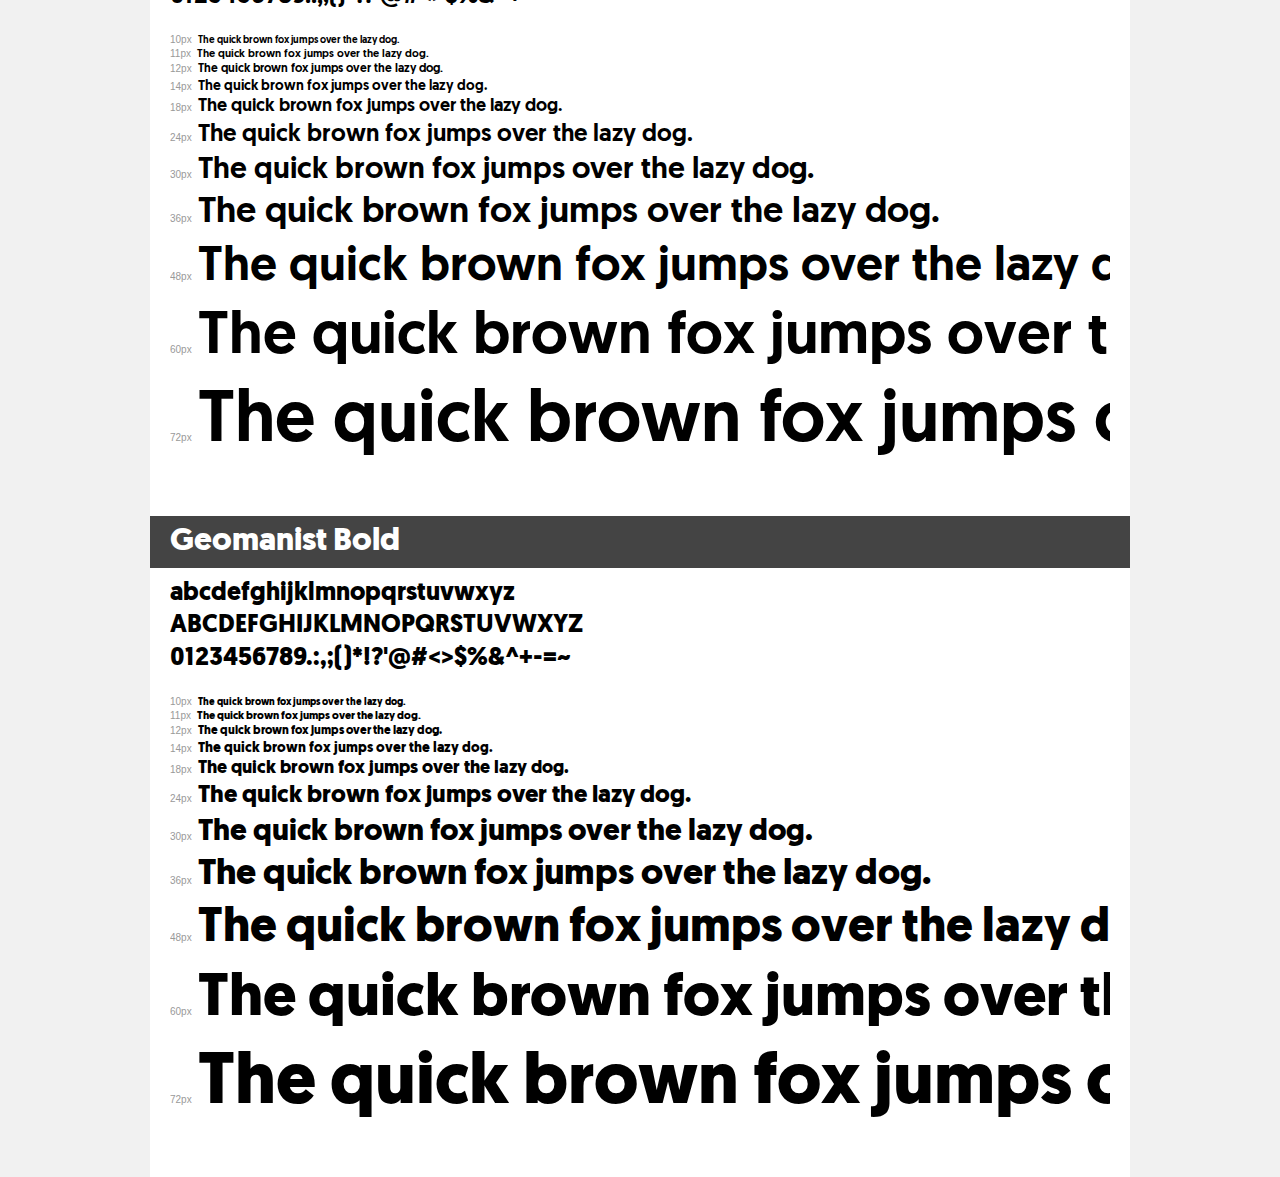
<file: css/webfonts/geomanist/demo.html>
<!DOCTYPE html>
<html>
<head>
	<meta charset="utf-8">
	<title>Transfonter demo</title>
	<link href="stylesheet.css" rel="stylesheet">
	<style>
		/*
		http://meyerweb.com/eric/tools/css/reset/
		v2.0 | 20110126
		License: none (public domain)
		*/
		html, body, div, span, applet, object, iframe,
		h1, h2, h3, h4, h5, h6, p, blockquote, pre,
		a, abbr, acronym, address, big, cite, code,
		del, dfn, em, img, ins, kbd, q, s, samp,
		small, strike, strong, sub, sup, tt, var,
		b, u, i, center,
		dl, dt, dd, ol, ul, li,
		fieldset, form, label, legend,
		table, caption, tbody, tfoot, thead, tr, th, td,
		article, aside, canvas, details, embed,
		figure, figcaption, footer, header, hgroup,
		menu, nav, output, ruby, section, summary,
		time, mark, audio, video {
			margin: 0;
			padding: 0;
			border: 0;
			font-size: 100%;
			font: inherit;
			vertical-align: baseline;
		}
		/* HTML5 display-role reset for older browsers */
		article, aside, details, figcaption, figure,
		footer, header, hgroup, menu, nav, section {
			display: block;
		}
		body {
			line-height: 1;
		}
		ol, ul {
			list-style: none;
		}
		blockquote, q {
			quotes: none;
		}
		blockquote:before, blockquote:after,
		q:before, q:after {
			content: '';
			content: none;
		}
		table {
			border-collapse: collapse;
			border-spacing: 0;
		}
		/* common styles */
		body {
			background: #f1f1f1;
			color: #000;
		}
		.page {
			background: #fff;
			width: 940px;
			margin: 0 auto;
			padding: 20px 20px 0 20px;
			overflow: hidden;
		}
		.font-container {
			overflow-x: auto;
			overflow-y: hidden;
			margin-bottom: 40px;
			line-height: 1.3;
			white-space: nowrap;
			padding-bottom: 5px;
		}
		h1 {
			position: relative;
			background: #444;
			font-size: 32px;
			color: #fff;
			padding: 10px 20px;
			margin: 0 -20px 10px -20px;
		}
		.letters {
			font-size: 25px;
			margin-bottom: 20px;
		}
		.s10:before {
			content: '10px';
		}
		.s11:before {
			content: '11px';
		}
		.s12:before {
			content: '12px';
		}
		.s14:before {
			content: '14px';
		}
		.s18:before {
			content: '18px';
		}
		.s24:before {
			content: '24px';
		}
		.s30:before {
			content: '30px';
		}
		.s36:before {
			content: '36px';
		}
		.s48:before {
			content: '48px';
		}
		.s60:before {
			content: '60px';
		}
		.s72:before {
			content: '72px';
		}
		.s10:before, .s11:before, .s12:before, .s14:before,
		.s18:before, .s24:before, .s30:before, .s36:before,
		.s48:before, .s60:before, .s72:before {
			font-family: Arial, sans-serif;
			font-size: 10px;
			font-weight: normal;
			font-style: normal;
			color: #999;
			padding-right: 6px;
		}
		/* fonts demo styles */
		.demo-0 {
			font-family: 'Geomanist';
			font-weight: 900;
			font-style: normal;
		}
		.demo-1 {
			font-family: 'Geomanist Book';
			font-weight: normal;
			font-style: normal;
		}
		.demo-2 {
			font-family: 'Geomanist Ultra';
			font-weight: normal;
			font-style: normal;
		}
		.demo-3 {
			font-family: 'Geomanist';
			font-weight: 100;
			font-style: normal;
		}
		.demo-4 {
			font-family: 'Geomanist';
			font-weight: 300;
			font-style: normal;
		}
		.demo-5 {
			font-family: 'Geomanist';
			font-weight: normal;
			font-style: normal;
		}
		.demo-6 {
			font-family: 'Geomanist';
			font-weight: 200;
			font-style: normal;
		}
		.demo-7 {
			font-family: 'Geomanist';
			font-weight: 500;
			font-style: normal;
		}
		.demo-8 {
			font-family: 'Geomanist';
			font-weight: bold;
			font-style: normal;
		}
	</style>
</head>
<body>
<div class="page">
	<div class="demo-0">
		<h1>Geomanist Black</h1>
		<div class="font-container">
			<p class="letters">
				abcdefghijklmnopqrstuvwxyz <br />
				ABCDEFGHIJKLMNOPQRSTUVWXYZ <br />				0123456789.:,;()*!?'@#<>$%&^+-=~
			</p>
			<p class="s10" style="font-size: 10px;">The quick brown fox jumps over the lazy dog.</p>
			<p class="s11" style="font-size: 11px;">The quick brown fox jumps over the lazy dog.</p>
			<p class="s12" style="font-size: 12px;">The quick brown fox jumps over the lazy dog.</p>
			<p class="s14" style="font-size: 14px;">The quick brown fox jumps over the lazy dog.</p>
			<p class="s18" style="font-size: 18px;">The quick brown fox jumps over the lazy dog.</p>
			<p class="s24" style="font-size: 24px;">The quick brown fox jumps over the lazy dog.</p>
			<p class="s30" style="font-size: 30px;">The quick brown fox jumps over the lazy dog.</p>
			<p class="s36" style="font-size: 36px;">The quick brown fox jumps over the lazy dog.</p>
			<p class="s48" style="font-size: 48px;">The quick brown fox jumps over the lazy dog.</p>
			<p class="s60" style="font-size: 60px;">The quick brown fox jumps over the lazy dog.</p>
			<p class="s72" style="font-size: 72px;">The quick brown fox jumps over the lazy dog.</p>
		</div>
	</div>
	<div class="demo-1">
		<h1>Geomanist Book</h1>
		<div class="font-container">
			<p class="letters">
				abcdefghijklmnopqrstuvwxyz <br />
				ABCDEFGHIJKLMNOPQRSTUVWXYZ <br />				0123456789.:,;()*!?'@#<>$%&^+-=~
			</p>
			<p class="s10" style="font-size: 10px;">The quick brown fox jumps over the lazy dog.</p>
			<p class="s11" style="font-size: 11px;">The quick brown fox jumps over the lazy dog.</p>
			<p class="s12" style="font-size: 12px;">The quick brown fox jumps over the lazy dog.</p>
			<p class="s14" style="font-size: 14px;">The quick brown fox jumps over the lazy dog.</p>
			<p class="s18" style="font-size: 18px;">The quick brown fox jumps over the lazy dog.</p>
			<p class="s24" style="font-size: 24px;">The quick brown fox jumps over the lazy dog.</p>
			<p class="s30" style="font-size: 30px;">The quick brown fox jumps over the lazy dog.</p>
			<p class="s36" style="font-size: 36px;">The quick brown fox jumps over the lazy dog.</p>
			<p class="s48" style="font-size: 48px;">The quick brown fox jumps over the lazy dog.</p>
			<p class="s60" style="font-size: 60px;">The quick brown fox jumps over the lazy dog.</p>
			<p class="s72" style="font-size: 72px;">The quick brown fox jumps over the lazy dog.</p>
		</div>
	</div>
	<div class="demo-2">
		<h1>Geomanist Ultra</h1>
		<div class="font-container">
			<p class="letters">
				abcdefghijklmnopqrstuvwxyz <br />
				ABCDEFGHIJKLMNOPQRSTUVWXYZ <br />				0123456789.:,;()*!?'@#<>$%&^+-=~
			</p>
			<p class="s10" style="font-size: 10px;">The quick brown fox jumps over the lazy dog.</p>
			<p class="s11" style="font-size: 11px;">The quick brown fox jumps over the lazy dog.</p>
			<p class="s12" style="font-size: 12px;">The quick brown fox jumps over the lazy dog.</p>
			<p class="s14" style="font-size: 14px;">The quick brown fox jumps over the lazy dog.</p>
			<p class="s18" style="font-size: 18px;">The quick brown fox jumps over the lazy dog.</p>
			<p class="s24" style="font-size: 24px;">The quick brown fox jumps over the lazy dog.</p>
			<p class="s30" style="font-size: 30px;">The quick brown fox jumps over the lazy dog.</p>
			<p class="s36" style="font-size: 36px;">The quick brown fox jumps over the lazy dog.</p>
			<p class="s48" style="font-size: 48px;">The quick brown fox jumps over the lazy dog.</p>
			<p class="s60" style="font-size: 60px;">The quick brown fox jumps over the lazy dog.</p>
			<p class="s72" style="font-size: 72px;">The quick brown fox jumps over the lazy dog.</p>
		</div>
	</div>
	<div class="demo-3">
		<h1>Geomanist Thin</h1>
		<div class="font-container">
			<p class="letters">
				abcdefghijklmnopqrstuvwxyz <br />
				ABCDEFGHIJKLMNOPQRSTUVWXYZ <br />				0123456789.:,;()*!?'@#<>$%&^+-=~
			</p>
			<p class="s10" style="font-size: 10px;">The quick brown fox jumps over the lazy dog.</p>
			<p class="s11" style="font-size: 11px;">The quick brown fox jumps over the lazy dog.</p>
			<p class="s12" style="font-size: 12px;">The quick brown fox jumps over the lazy dog.</p>
			<p class="s14" style="font-size: 14px;">The quick brown fox jumps over the lazy dog.</p>
			<p class="s18" style="font-size: 18px;">The quick brown fox jumps over the lazy dog.</p>
			<p class="s24" style="font-size: 24px;">The quick brown fox jumps over the lazy dog.</p>
			<p class="s30" style="font-size: 30px;">The quick brown fox jumps over the lazy dog.</p>
			<p class="s36" style="font-size: 36px;">The quick brown fox jumps over the lazy dog.</p>
			<p class="s48" style="font-size: 48px;">The quick brown fox jumps over the lazy dog.</p>
			<p class="s60" style="font-size: 60px;">The quick brown fox jumps over the lazy dog.</p>
			<p class="s72" style="font-size: 72px;">The quick brown fox jumps over the lazy dog.</p>
		</div>
	</div>
	<div class="demo-4">
		<h1>Geomanist Light</h1>
		<div class="font-container">
			<p class="letters">
				abcdefghijklmnopqrstuvwxyz <br />
				ABCDEFGHIJKLMNOPQRSTUVWXYZ <br />				0123456789.:,;()*!?'@#<>$%&^+-=~
			</p>
			<p class="s10" style="font-size: 10px;">The quick brown fox jumps over the lazy dog.</p>
			<p class="s11" style="font-size: 11px;">The quick brown fox jumps over the lazy dog.</p>
			<p class="s12" style="font-size: 12px;">The quick brown fox jumps over the lazy dog.</p>
			<p class="s14" style="font-size: 14px;">The quick brown fox jumps over the lazy dog.</p>
			<p class="s18" style="font-size: 18px;">The quick brown fox jumps over the lazy dog.</p>
			<p class="s24" style="font-size: 24px;">The quick brown fox jumps over the lazy dog.</p>
			<p class="s30" style="font-size: 30px;">The quick brown fox jumps over the lazy dog.</p>
			<p class="s36" style="font-size: 36px;">The quick brown fox jumps over the lazy dog.</p>
			<p class="s48" style="font-size: 48px;">The quick brown fox jumps over the lazy dog.</p>
			<p class="s60" style="font-size: 60px;">The quick brown fox jumps over the lazy dog.</p>
			<p class="s72" style="font-size: 72px;">The quick brown fox jumps over the lazy dog.</p>
		</div>
	</div>
	<div class="demo-5">
		<h1>Geomanist Regular</h1>
		<div class="font-container">
			<p class="letters">
				abcdefghijklmnopqrstuvwxyz <br />
				ABCDEFGHIJKLMNOPQRSTUVWXYZ <br />				0123456789.:,;()*!?'@#<>$%&^+-=~
			</p>
			<p class="s10" style="font-size: 10px;">The quick brown fox jumps over the lazy dog.</p>
			<p class="s11" style="font-size: 11px;">The quick brown fox jumps over the lazy dog.</p>
			<p class="s12" style="font-size: 12px;">The quick brown fox jumps over the lazy dog.</p>
			<p class="s14" style="font-size: 14px;">The quick brown fox jumps over the lazy dog.</p>
			<p class="s18" style="font-size: 18px;">The quick brown fox jumps over the lazy dog.</p>
			<p class="s24" style="font-size: 24px;">The quick brown fox jumps over the lazy dog.</p>
			<p class="s30" style="font-size: 30px;">The quick brown fox jumps over the lazy dog.</p>
			<p class="s36" style="font-size: 36px;">The quick brown fox jumps over the lazy dog.</p>
			<p class="s48" style="font-size: 48px;">The quick brown fox jumps over the lazy dog.</p>
			<p class="s60" style="font-size: 60px;">The quick brown fox jumps over the lazy dog.</p>
			<p class="s72" style="font-size: 72px;">The quick brown fox jumps over the lazy dog.</p>
		</div>
	</div>
	<div class="demo-6">
		<h1>Geomanist ExtraLight</h1>
		<div class="font-container">
			<p class="letters">
				abcdefghijklmnopqrstuvwxyz <br />
				ABCDEFGHIJKLMNOPQRSTUVWXYZ <br />				0123456789.:,;()*!?'@#<>$%&^+-=~
			</p>
			<p class="s10" style="font-size: 10px;">The quick brown fox jumps over the lazy dog.</p>
			<p class="s11" style="font-size: 11px;">The quick brown fox jumps over the lazy dog.</p>
			<p class="s12" style="font-size: 12px;">The quick brown fox jumps over the lazy dog.</p>
			<p class="s14" style="font-size: 14px;">The quick brown fox jumps over the lazy dog.</p>
			<p class="s18" style="font-size: 18px;">The quick brown fox jumps over the lazy dog.</p>
			<p class="s24" style="font-size: 24px;">The quick brown fox jumps over the lazy dog.</p>
			<p class="s30" style="font-size: 30px;">The quick brown fox jumps over the lazy dog.</p>
			<p class="s36" style="font-size: 36px;">The quick brown fox jumps over the lazy dog.</p>
			<p class="s48" style="font-size: 48px;">The quick brown fox jumps over the lazy dog.</p>
			<p class="s60" style="font-size: 60px;">The quick brown fox jumps over the lazy dog.</p>
			<p class="s72" style="font-size: 72px;">The quick brown fox jumps over the lazy dog.</p>
		</div>
	</div>
	<div class="demo-7">
		<h1>Geomanist Medium</h1>
		<div class="font-container">
			<p class="letters">
				abcdefghijklmnopqrstuvwxyz <br />
				ABCDEFGHIJKLMNOPQRSTUVWXYZ <br />				0123456789.:,;()*!?'@#<>$%&^+-=~
			</p>
			<p class="s10" style="font-size: 10px;">The quick brown fox jumps over the lazy dog.</p>
			<p class="s11" style="font-size: 11px;">The quick brown fox jumps over the lazy dog.</p>
			<p class="s12" style="font-size: 12px;">The quick brown fox jumps over the lazy dog.</p>
			<p class="s14" style="font-size: 14px;">The quick brown fox jumps over the lazy dog.</p>
			<p class="s18" style="font-size: 18px;">The quick brown fox jumps over the lazy dog.</p>
			<p class="s24" style="font-size: 24px;">The quick brown fox jumps over the lazy dog.</p>
			<p class="s30" style="font-size: 30px;">The quick brown fox jumps over the lazy dog.</p>
			<p class="s36" style="font-size: 36px;">The quick brown fox jumps over the lazy dog.</p>
			<p class="s48" style="font-size: 48px;">The quick brown fox jumps over the lazy dog.</p>
			<p class="s60" style="font-size: 60px;">The quick brown fox jumps over the lazy dog.</p>
			<p class="s72" style="font-size: 72px;">The quick brown fox jumps over the lazy dog.</p>
		</div>
	</div>
	<div class="demo-8">
		<h1>Geomanist Bold</h1>
		<div class="font-container">
			<p class="letters">
				abcdefghijklmnopqrstuvwxyz <br />
				ABCDEFGHIJKLMNOPQRSTUVWXYZ <br />				0123456789.:,;()*!?'@#<>$%&^+-=~
			</p>
			<p class="s10" style="font-size: 10px;">The quick brown fox jumps over the lazy dog.</p>
			<p class="s11" style="font-size: 11px;">The quick brown fox jumps over the lazy dog.</p>
			<p class="s12" style="font-size: 12px;">The quick brown fox jumps over the lazy dog.</p>
			<p class="s14" style="font-size: 14px;">The quick brown fox jumps over the lazy dog.</p>
			<p class="s18" style="font-size: 18px;">The quick brown fox jumps over the lazy dog.</p>
			<p class="s24" style="font-size: 24px;">The quick brown fox jumps over the lazy dog.</p>
			<p class="s30" style="font-size: 30px;">The quick brown fox jumps over the lazy dog.</p>
			<p class="s36" style="font-size: 36px;">The quick brown fox jumps over the lazy dog.</p>
			<p class="s48" style="font-size: 48px;">The quick brown fox jumps over the lazy dog.</p>
			<p class="s60" style="font-size: 60px;">The quick brown fox jumps over the lazy dog.</p>
			<p class="s72" style="font-size: 72px;">The quick brown fox jumps over the lazy dog.</p>
		</div>
	</div>
</div>
</body>
</html>
</file>
<file: css/styles.css>
/* Fontes */
@font-face {
	font-family: 'Geomanist Book';
	src: url('webfonts/geomanist/hinted-Geomanist-Book.eot');
	src: url('webfonts/geomanist/hinted-Geomanist-Book.eot?#iefix') format('embedded-opentype'),
		url('webfonts/geomanist/hinted-Geomanist-Book.woff2') format('woff2'),
		url('webfonts/geomanist/hinted-Geomanist-Book.woff') format('woff'),
		url('webfonts/geomanist/hinted-Geomanist-Book.ttf') format('truetype'),
		url('webfonts/geomanist/hinted-Geomanist-Book.svg#Geomanist-Book') format('svg');
	font-weight: normal;
	font-style: normal;
}
@font-face {
	font-family: 'Geomanist';
	src: url('webfonts/geomanist/hinted-Geomanist-Regular.eot');
	src: url('webfonts/geomanist/hinted-Geomanist-Regular.eot?#iefix') format('embedded-opentype'),
		url('webfonts/geomanist/hinted-Geomanist-Regular.woff2') format('woff2'),
		url('webfonts/geomanist/hinted-Geomanist-Regular.woff') format('woff'),
		url('webfonts/geomanist/hinted-Geomanist-Regular.ttf') format('truetype'),
		url('webfonts/geomanist/hinted-Geomanist-Regular.svg#Geomanist-Regular') format('svg');
	font-weight: normal;
	font-style: normal;
}
@font-face {
	font-family: 'Geomanist';
	src: url('webfonts/geomanist/hinted-Geomanist-Medium.eot');
	src: url('webfonts/geomanist/hinted-Geomanist-Medium.eot?#iefix') format('embedded-opentype'),
		url('webfonts/geomanist/hinted-Geomanist-Medium.woff2') format('woff2'),
		url('webfonts/geomanist/hinted-Geomanist-Medium.woff') format('woff'),
		url('webfonts/geomanist/hinted-Geomanist-Medium.ttf') format('truetype'),
		url('webfonts/geomanist/hinted-Geomanist-Medium.svg#Geomanist-Medium') format('svg');
	font-weight: 500;
	font-style: normal;
}
@font-face {
	font-family: 'Geomanist';
	src: url('webfonts/geomanist/hinted-Geomanist-Bold.eot');
	src: url('webfonts/geomanist/hinted-Geomanist-Bold.eot?#iefix') format('embedded-opentype'),
		url('webfonts/geomanist/hinted-Geomanist-Bold.woff2') format('woff2'),
		url('webfonts/geomanist/hinted-Geomanist-Bold.woff') format('woff'),
		url('webfonts/geomanist/hinted-Geomanist-Bold.ttf') format('truetype'),
		url('webfonts/geomanist/hinted-Geomanist-Bold.svg#Geomanist-Bold') format('svg');
	font-weight: bold;
	font-style: normal;
}

/* Reset */
* { font-family: 'Geomanist';  }
a { color:initial; }
a, a:hover, a:visited, a:focus { text-decoration:none; }
html, body { border:0; padding:0; margin:0; }
html { height: 100%; }
body { position:relative; min-height:100%; }
.hide { display:none; }
.clear { clear:both; }

/* Btn's */
.btn1 {   transition: background 0.5s ease;  color: white; background: #a22522; padding: 5px 11px; border-radius: 8px; text-align: center; display: table; font-size: 14px; font-family: 'Geomanist Book';}
.btn1:hover { background:#fcb040; }
.btn2 {   transition: background 0.5s ease;color: white;background: #a22522;padding: 6px 19px;border-radius: 8px;text-align: center;display: table;font-size: 16px;font-family: 'Geomanist Book'; }
.btn2:hover { background:#fcb040; }

/* Variables */
.pd-top-12 { padding-top:12px; }
.pd-top-15 { padding-top:15px; }
.pd-top-20 { padding-top:20px; }
.pd-top-20-force { padding-top:20px !important; }
.pd-top-25 { padding-top:25px; }
.pd-top-30 { padding-top:30px; }
.pd-top-30-force { padding-top:30px !important; }
.pd-top-35 { padding-top:35px; }
.pd-bottom-20 { padding-bottom:20px; }
.pd-bottom-25 { padding-bottom:25px; }
.pd-bottom-30 { padding-bottom:30px; }
.pd-bottom-35 { padding-bottom:35px; }
.pd-right-20 { padding-right:20px; }
.mg-right-20 { margin-right:20px; }
.mg-right-10 { margin-right:10px; }
.mg-bottom-20 { margin-bottom:20px; }
.margin-auto { margin: 0 auto; }

.object-fit-cover { object-fit: cover;  }
.highlighted a { 		background-color: green !important; 		background-image:none !important; 		color: white !important; 		font-weight: bold !important; 	}

/* Header */
header .menu .caret {     position: relative;top: -2px;left: 2px; }
header .menu {padding-top:70px; padding-bottom:10px; }
header .menu ul#navbar { list-style:none; margin: 0px;     padding: 0px;     text-align: center; }
header .menu ul#navbar > li { display: inline-block;     border-top: 1px solid transparent;     transition: all 0.2s ease-out 0s; }
header .menu ul#navbar > li > a { display: block; font-weight: 500; color: #131313; position:relative; font-size:17px; padding:0px 19px; padding-bottom:5px;     text-transform: uppercase;   }
header .menu ul#navbar > li > a:after {  position:absolute; top:0px; right:-5px; content:'•'; }
header .menu ul#navbar > li:first-child > a { padding-left:5px;}
header .menu ul#navbar > li:last-child > a { padding-right:0px;}
header .menu ul#navbar > li:last-child > a:after {  content:''; }
header .menu ul#navbar > li.active > a { color:#a22522;  }
header .menu ul#navbar > li:hover > a { color:#a22522;  }

/* Header :: menu dropdown */
header .menu ul li { position:relative; }
header .menu ul > li.dropdown:hover > ul.dropdown-menu { display:initial; }
header .menu ul#navbar > li > ul.dropdown-menu { top: 98% !important; left:-10%; margin:0px !important;  }
header .menu ul.dropdown-menu { padding: 0px;  }
header .menu ul.dropdown-menu > li { width: 100%; border-top:2px solid #ccc; }
header .menu ul.dropdown-menu > li:nth-child(1) { border-color:transparent; }
header .menu ul.dropdown-menu > li > a {    text-align:center; font-weight: 500;  color: #131313; font-size: 14px; padding:10px 20px;   text-transform: uppercase; }
header .menu ul#navbar > li > ul.dropdown-menu > li:hover { border-top:2px solid #a22522; }
header .menu ul#navbar > li > ul.dropdown-menu > li:hover > a { color:#333;      background-color: #f4f4f4;  }
header .menu ul.dropdown-menu > li.active { border-top:2px solid #a22522; }
header .menu ul.dropdown-menu > li.active > a { color:#333;    background-color: #f4f4f4; }

/* Header :: menu dropdown >  menu dropdown  */
.dropdown-menu .dropdown-menu {left: 100%; top: -2px !important;}

/* Menu responsive */
header .menu .container { position: relative; min-height: 41px; }
header .menu .container .navbar-toggle { position: absolute; top: -3px; right: 0px; border: 1px solid #00814e; }
header .menu .container .navbar-toggle .icon-bar { background: #00814e; }

/* superSlide */
div#superSlide { position:relative; }
div#superSlide img { height:280px;  object-fit:cover;  object-position: center;}
div#superSlide .item { position:relative; }
div#superSlide .item > .box { position:absolute; top:30%; right:40%; }
div#superSlide .owl-dots { margin:0px;     position: absolute; bottom: 0px; width: 100%; }

/* Section Title */
.section-title { position:relative;  }
.section-title span.title {    padding-left: 5px; padding-right: 11px; font-size: 23px; font-weight: bold; color: #131313; font-family: 'Geomanist Book'; background: white; position: relative; z-index: 5; }
.section-title span.effect {        background-image: url(../img/seta.png); width: 100%; display: block; height: 16px; background-repeat: repeat-x; position: absolute; top: 10px;  }

/* Section Bar Separator */
.section-bar-separator { background-image:url('../img/bar.png');     width: 100%; height: 15px; background-repeat: repeat-x; background-position: center; }

/* banner */
.banner { padding-top:10px; padding-bottom:10px; }
.banner img { width:100%; }

/* Section Noticias Destaque */
section#noticias-destaque { margin-top: 20px; }	
section#noticias-destaque .imagem { }	
section#noticias-destaque .imagem img { object-fit:cover; width:100%; height: 435px; }	
section#noticias-destaque .box { background:#f4f4f4; padding:40px 20px; height: 435px; }	
section#noticias-destaque .box > .destaque { font-weight:bold; font-size:23px; text-align:center; padding-bottom:10px; }
section#noticias-destaque .box .titulo { word-wrap: break-word; padding:20px 0px; font-family:'Geomanist Book';  font-size:21px; text-align:left; }
section#noticias-destaque .box .subtitulo { padding:20px 26px;  padding-top:10px; font-size:16px; text-align:left; }
section#noticias-destaque .box > .paginacao {  text-align:center; position:absolute; bottom:40px; left:0px; width:100%;  }
section#noticias-destaque .box > .paginacao input[type=radio] {     margin: 13px;     width: 25px;     height: 25px; }

/* ultimasNoticias -> firstNoticia */
.ultimasNoticias {  }
.ultimasNoticias .firstNoticia {  padding-top:20px; padding-bottom:20px; }
.ultimasNoticias .firstNoticia .imagem {  width:100%;  }
.ultimasNoticias .firstNoticia .imagem img {     width: 100%; height: 220px; object-fit: cover; }
.ultimasNoticias .firstNoticia .titulo { font-family: 'Geomanist Book'; font-size: 18px; font-weight: 600; padding-top: 10px;}
.ultimasNoticias .firstNoticia .subtitulo {    font-family: 'Geomanist Book'; font-size: 13px; /* font-weight: 600; */ padding-top: 10px; padding-bottom: 25px; }

/* ultimasNoticias -> .listNoticia */
.ultimasNoticias .listNoticia {  padding-top:20px; padding-bottom:20px; }
.ultimasNoticias .listNoticia a.item {    display: block; text-align: left; padding: 15px; font-family: 'Geomanist Book'; font-size: 13px; padding-left: 35px; padding-right: 40px; }
.ultimasNoticias .listNoticia a.item:nth-child(1n) { background:#f4f4f4; }
.ultimasNoticias .listNoticia a.item:nth-child(2n) { background:#d7d3d3; }
.ultimasNoticias .listNoticia a.leiaMais {  transition: background 0.5s ease;  width:100%; display:block; background:#f3e3cd; text-align:center; padding:8px;     font-size: 15px; font-family: geomanist book; font-weight: 500; }
.ultimasNoticias .listNoticia a.leiaMais:hover { background:#f9dbb1; color:black; }

/* .boxNoticia */
.boxNoticia {     padding-top: 20px; padding-bottom:10px; width: 46%; float: left; position: relative; min-height: 120px;}
.boxNoticia:nth-child(2n+1) { margin-right: 8%; }
.boxNoticia .imagem { width: 100px; position: absolute; top: 20px; left: 0px; }
.boxNoticia .imagem img { height:100px; width:100%; object-fit: cover; }
.boxNoticia .categoria {      background: #a22522; color: white; margin-left: 100px; padding-left: 10px; font-family: 'Geomanist Book'; font-weight: bold; font-size: 14px; padding-top: 1px; padding-bottom: 1px;  } 
.boxNoticia .titulo {    margin-left: 100px;     padding-left: 4px; font-size: 13px;}

/* Section #single-page */
section#single-page { min-height:400px; padding-top:25px; padding-bottom:25px;  }

/* .section-title */
.section-title { color:#a22522; font-size: 25px; text-transform: uppercase; font-weight: 500; padding-bottom:20px; }

/* .section-body */
.section-body { font-size: 18px;  }
.section-body p { padding-bottom:20px; }

/* .section-body form */
.section-body form { padding-left:19px; padding-top:10px; }
.section-body form input[type=text] {      width: 243px;   border: 1px solid black; padding:3px 8px; }
.section-body form input[type=radio] {        width: 17px;height: 17px;position: relative;top: 2px; }
.section-body form input[name=endereco] { width:500px; }
.section-body form .form-line { padding-bottom:18px; }
.section-body form .form-line .form-label { float:left; width:200px; }
.section-body form .form-line .form-input { float:left; }
.section-body form .form-line .form-input .div-radio { padding-bottom:2px; padding-top:2px; }

/* footer */
footer { padding-top:35px; padding-bottom:35px; background-image:url('../img/footer.png'); }
footer .logo { padding-top:10px; }
footer .title {  padding-left:25px; font-family: 'Geomanist Book';     font-size: 24px;  line-height: 25px; padding-right: 24px; padding-bottom:15px;}
footer .subtitle {  padding-left:25px; font-family: 'Geomanist Book';     font-size: 14px; padding-right: 24px;  }
footer .subtitle p { margin-bottom:3px; }
footer .contato {  }
footer .contato p { font-size: 15px; margin-bottom:1px; font-family: 'Geomanist Book';  }
footer .contato b.bb { font-size:17px; }
footer .endereco { padding-top:5px;  }
footer .endereco p { margin-bottom:1px; font-family: 'Geomanist Book';  }
footer .endereco b.bb { font-size:17px; }
footer .aviso {  padding-top:20px; padding-left:25px; font-family: 'Geomanist'; font-size:13px;}
footer .aviso p.upper { text-transform: uppercase; line-height:22px; }

/* byGrupoEmpreender */
.byGrupoEmpreender {   text-align:center; padding-top:15px; padding-bottom:15px; font-family: 'Geomanist Book'; font-size:13px; }
.byGrupoEmpreender a { transition: all 0.5s ease;  }
.byGrupoEmpreender a:hover { color:#a22522;  }
</file>
<file: css/responsive.css>
/**
* ▀▄▀▄▀▄▀▄▀▄▀▄▀▄▀▄▀▄▀▄▀▄▀▄▀▄▀▄▀▄▀▄▀▄▀▄▀▄▀▄▀▄▀▄▀▄▀▄▀▄▀▄▀▄▀▄▀▄▀▄▀▄▀▄▀▄▀▄▀▄▀▄
*                   Criado por Gabriel Azuaga Barbosa
*                  E-mail: gabrielbarbosaweb7@gmail.com
*  `•.¸¸.•´´¯`••._.• [ http://gabrieldaluz7.co.nf/ ] •._.••`¯´´•.¸¸.•`
* ▀▄▀▄▀▄▀▄▀▄▀▄▀▄▀▄▀▄▀▄▀▄▀▄▀▄▀▄▀▄▀▄▀▄▀▄▀▄▀▄▀▄▀▄▀▄▀▄▀▄▀▄▀▄▀▄▀▄▀▄▀▄▀▄▀▄▀▄▀▄▀▄
*/

@media only screen and (max-width: 1199px) {
	
}

@media only screen and (max-width: 991px) {
	
}

@media only screen and (max-width: 767px) {
	
}

@media only screen and (max-width: 676px) {
	
}

@media only screen and (max-width: 585px) { 
	
}

@media only screen and (max-width: 455px) { 
	
}

@media only screen and (max-width: 425px) { 
	
}
</file>
<file: css/webfonts/geomanist/stylesheet.css>
/* This stylesheet generated by Transfonter (http://transfonter.org) on May 18, 2016 12:45 PM */

@font-face {
	font-family: 'Geomanist';
	src: url('hinted-Geomanist-Black.eot');
	src: url('hinted-Geomanist-Black.eot?#iefix') format('embedded-opentype'),
		url('hinted-Geomanist-Black.woff2') format('woff2'),
		url('hinted-Geomanist-Black.woff') format('woff'),
		url('hinted-Geomanist-Black.ttf') format('truetype'),
		url('hinted-Geomanist-Black.svg#Geomanist-Black') format('svg');
	font-weight: 900;
	font-style: normal;
}

@font-face {
	font-family: 'Geomanist Book';
	src: url('hinted-Geomanist-Book.eot');
	src: url('hinted-Geomanist-Book.eot?#iefix') format('embedded-opentype'),
		url('hinted-Geomanist-Book.woff2') format('woff2'),
		url('hinted-Geomanist-Book.woff') format('woff'),
		url('hinted-Geomanist-Book.ttf') format('truetype'),
		url('hinted-Geomanist-Book.svg#Geomanist-Book') format('svg');
	font-weight: normal;
	font-style: normal;
}

@font-face {
	font-family: 'Geomanist Ultra';
	src: url('hinted-Geomanist-Ultra.eot');
	src: url('hinted-Geomanist-Ultra.eot?#iefix') format('embedded-opentype'),
		url('hinted-Geomanist-Ultra.woff2') format('woff2'),
		url('hinted-Geomanist-Ultra.woff') format('woff'),
		url('hinted-Geomanist-Ultra.ttf') format('truetype'),
		url('hinted-Geomanist-Ultra.svg#Geomanist-Ultra') format('svg');
	font-weight: normal;
	font-style: normal;
}

@font-face {
	font-family: 'Geomanist';
	src: url('hinted-Geomanist-Thin.eot');
	src: url('hinted-Geomanist-Thin.eot?#iefix') format('embedded-opentype'),
		url('hinted-Geomanist-Thin.woff2') format('woff2'),
		url('hinted-Geomanist-Thin.woff') format('woff'),
		url('hinted-Geomanist-Thin.ttf') format('truetype'),
		url('hinted-Geomanist-Thin.svg#Geomanist-Thin') format('svg');
	font-weight: 100;
	font-style: normal;
}

@font-face {
	font-family: 'Geomanist';
	src: url('hinted-Geomanist-Light.eot');
	src: url('hinted-Geomanist-Light.eot?#iefix') format('embedded-opentype'),
		url('hinted-Geomanist-Light.woff2') format('woff2'),
		url('hinted-Geomanist-Light.woff') format('woff'),
		url('hinted-Geomanist-Light.ttf') format('truetype'),
		url('hinted-Geomanist-Light.svg#Geomanist-Light') format('svg');
	font-weight: 300;
	font-style: normal;
}

@font-face {
	font-family: 'Geomanist';
	src: url('hinted-Geomanist-Regular.eot');
	src: url('hinted-Geomanist-Regular.eot?#iefix') format('embedded-opentype'),
		url('hinted-Geomanist-Regular.woff2') format('woff2'),
		url('hinted-Geomanist-Regular.woff') format('woff'),
		url('hinted-Geomanist-Regular.ttf') format('truetype'),
		url('hinted-Geomanist-Regular.svg#Geomanist-Regular') format('svg');
	font-weight: normal;
	font-style: normal;
}

@font-face {
	font-family: 'Geomanist';
	src: url('hinted-Geomanist-ExtraLight.eot');
	src: url('hinted-Geomanist-ExtraLight.eot?#iefix') format('embedded-opentype'),
		url('hinted-Geomanist-ExtraLight.woff2') format('woff2'),
		url('hinted-Geomanist-ExtraLight.woff') format('woff'),
		url('hinted-Geomanist-ExtraLight.ttf') format('truetype'),
		url('hinted-Geomanist-ExtraLight.svg#Geomanist-ExtraLight') format('svg');
	font-weight: 200;
	font-style: normal;
}

@font-face {
	font-family: 'Geomanist';
	src: url('hinted-Geomanist-Medium.eot');
	src: url('hinted-Geomanist-Medium.eot?#iefix') format('embedded-opentype'),
		url('hinted-Geomanist-Medium.woff2') format('woff2'),
		url('hinted-Geomanist-Medium.woff') format('woff'),
		url('hinted-Geomanist-Medium.ttf') format('truetype'),
		url('hinted-Geomanist-Medium.svg#Geomanist-Medium') format('svg');
	font-weight: 500;
	font-style: normal;
}

@font-face {
	font-family: 'Geomanist';
	src: url('hinted-Geomanist-Bold.eot');
	src: url('hinted-Geomanist-Bold.eot?#iefix') format('embedded-opentype'),
		url('hinted-Geomanist-Bold.woff2') format('woff2'),
		url('hinted-Geomanist-Bold.woff') format('woff'),
		url('hinted-Geomanist-Bold.ttf') format('truetype'),
		url('hinted-Geomanist-Bold.svg#Geomanist-Bold') format('svg');
	font-weight: bold;
	font-style: normal;
}
</file>
